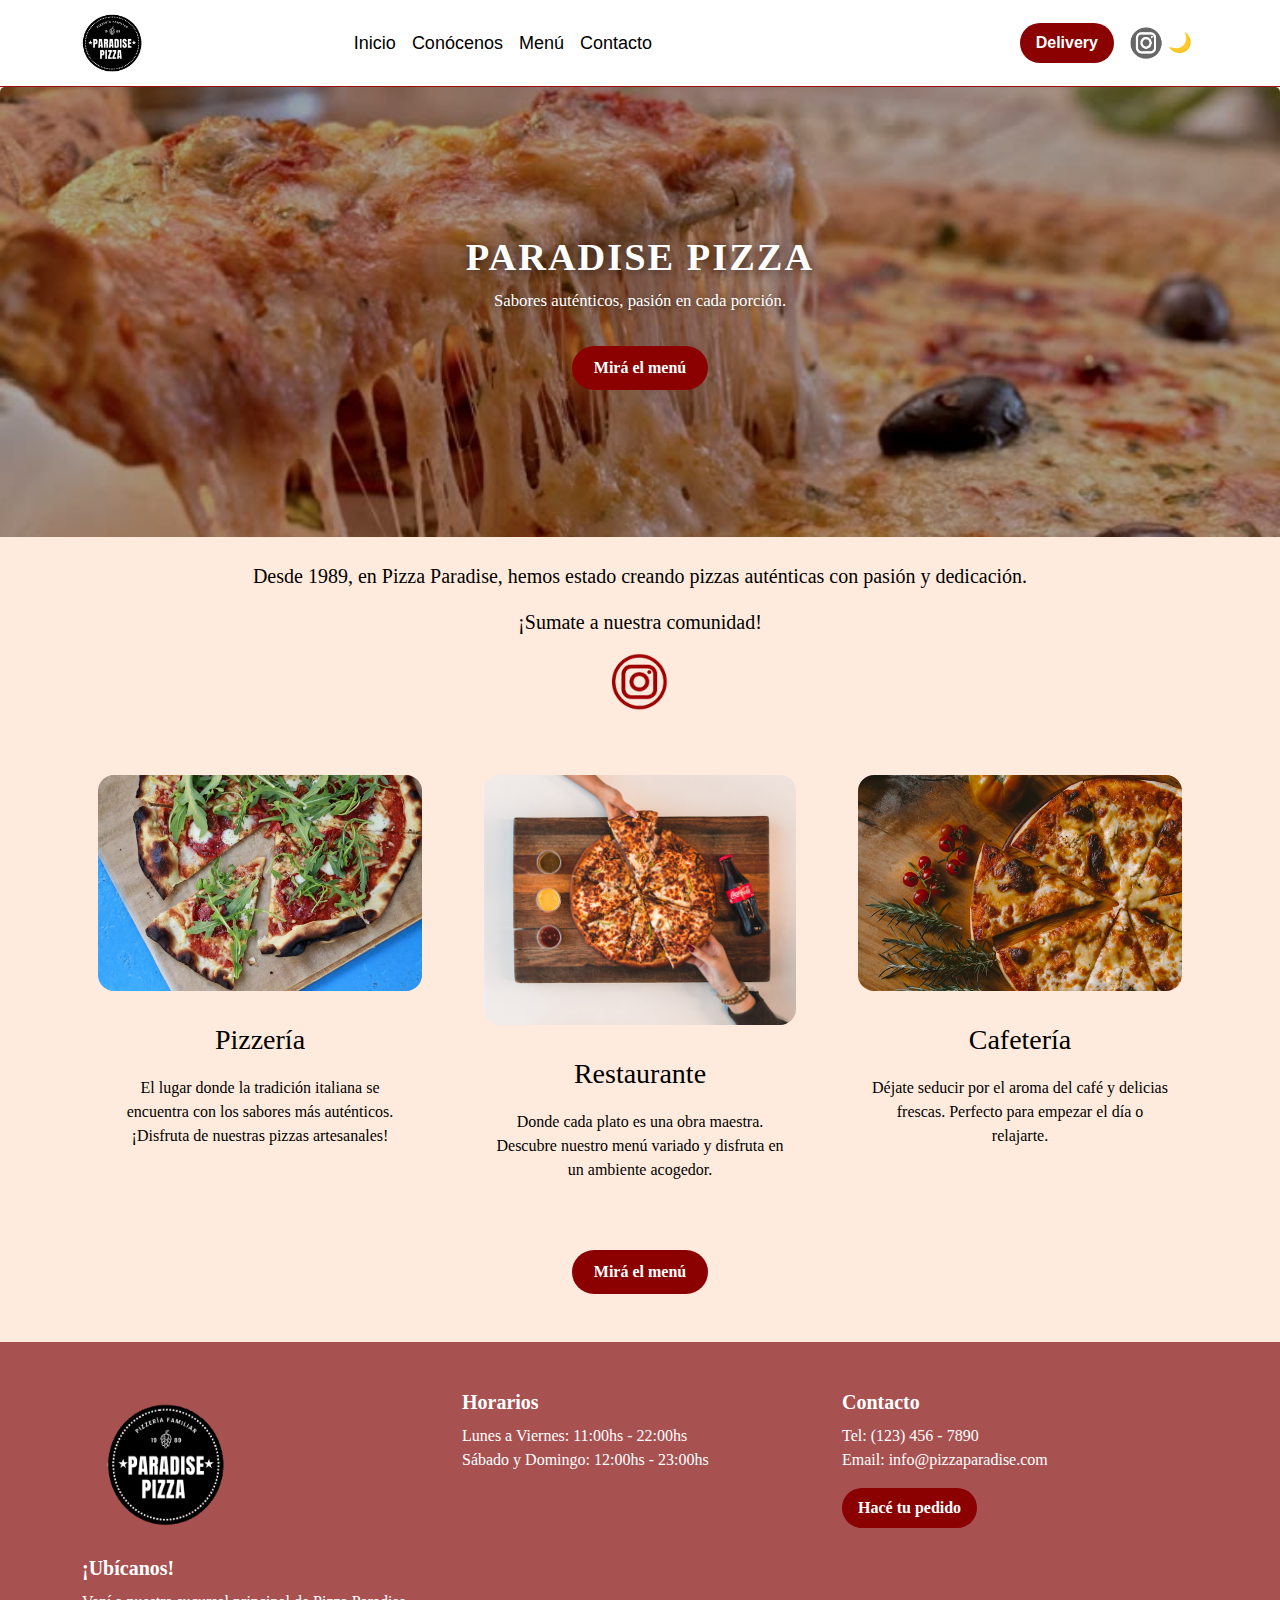
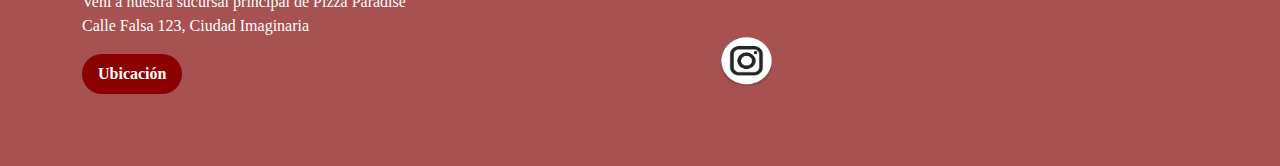
<file: index.html>
<!DOCTYPE html>
<html lang="es">
<head>
  <meta charset="utf-8">
  <meta name="viewport" content="width=device-width, initial-scale=1">
  <title>Trabajo Práctico | Home</title>

  <!-- Google Fonts -->
  <link href="https://fonts.googleapis.com/css2?family=Poppins:wght@400;600;700&display=swap" rel="stylesheet">

  <!-- Bootstrap CSS -->
  <link href="https://cdn.jsdelivr.net/npm/bootstrap@5.3.7/dist/css/bootstrap.min.css" rel="stylesheet">

  <!-- Tu CSS -->
  <link rel="stylesheet" href="./assets/sass/style.css">
</head>
<body>

  <!-- NAV -->
  <nav class="navbar navbar-expand-lg bg-body-tertiary">
    <div class="container">
      <a class="navbar-brand d-flex align-items-center" href="#">
        <img src="./assets/logo/logo.png" alt="Logo Paradise Pizza" width="60" height="60" class="me-2">
        <span class="fw-bold d-none d-lg-inline"></span>
      </a>

      <button class="navbar-toggler" type="button" data-bs-toggle="collapse" data-bs-target="#navbarNav"
              aria-controls="navbarNav" aria-expanded="false" aria-label="Alternar navegación">
        <span class="navbar-toggler-icon"></span>
      </button>

      <div class="collapse navbar-collapse" id="navbarNav">
        <ul class="navbar-nav mx-auto">
          <li class="nav-item"><a class="nav-link active" href="/index.html">Inicio</a></li>
          <li class="nav-item"><a class="nav-link" href="/pages/conocenos.html">Conócenos</a></li>
          <li class="nav-item"><a class="nav-link" href="/pages/menu.html">Menú</a></li>
          <li class="nav-item"><a class="nav-link" href="/pages/contacto.html">Contacto</a></li>
        </ul> 

        <div class="d-flex align-items-center ms-auto">
          <a href="/pages/delivery.html" class="btn btn-delivery me-3">Delivery</a>
          <a href="/pages/delivery.html" class="icon-link" aria-label="Instagram"><img src="./assets/redes/ig-navbar.png" alt="Instagram Paradise Pizza" width="32" height="32"></a>
          <button id="darkModeBtn" class="btn-toggle">🌙</button>
        </div>
      </div>
    </div>
  </nav>

  <main>
    <!-- HERO -->
    <section class="hero">
      <div class="card position-relative border-0">
        <img src="./assets/img/pizzacard.jpg" class="card-img-top" alt="Pizza con queso fundido" loading="lazy">
        <div class="card-img-overlay hero-overlay d-flex flex-column justify-content-center align-items-center text-center">
          <h1 class="hero-title">PARADISE PIZZA</h1>
          <p class="hero-sub">Sabores auténticos, pasión en cada porción.</p>
          <a href="#" class="btn btn-cta mt-3">Mirá el menú</a>
        </div>
      </div>
    </section>

    <!-- INFO -->
    <section class="info text-center py-4">
      <p class="small-lead mb-3">Desde 1989, en Pizza Paradise, hemos estado creando pizzas auténticas con pasión y dedicación.</p>
      <p>¡Sumate a nuestra comunidad!</p>
      <a href="#" aria-label="Comunidad Instagram"><img src="./assets/redes/insta-community.png" alt="Únete a nuestra comunidad en Instagram" width="32" height="32"></a>
    </section>

    <!-- SERVICIOS -->
    <section class="container py-4">
      <div class="row row-cols-1 row-cols-md-3 g-4">
        <div class="col">
          <div class="service-card text-center p-3 h-100">
            <div class="thumb mx-auto mb-3">
              <img src="./assets/img/vita-marija-murenaite-eSeo6IzOV00-unsplash.jpg" alt="Pizzería" loading="lazy">
            </div>
            <h3 class="service-title">Pizzería</h3>
            <p class="service-desc">El lugar donde la tradición italiana se encuentra con los sabores más auténticos. ¡Disfruta de nuestras pizzas artesanales!</p>
          </div>
        </div>

        <div class="col">
          <div class="service-card text-center p-3 h-100">
            <div class="thumb mx-auto mb-3">
              <img src="./assets/img/mahyar-motebassem-pGA4zHvpo5E-unsplash.jpg" alt="Restaurante" loading="lazy">
            </div>
            <h3 class="service-title">Restaurante</h3>
            <p class="service-desc">Donde cada plato es una obra maestra. Descubre nuestro menú variado y disfruta en un ambiente acogedor.</p>
          </div>
        </div>

        <div class="col">
          <div class="service-card text-center p-3 h-100">
            <div class="thumb mx-auto mb-3">
              <img src="./assets/img/ivan-torres-MQUqbmszGGM-unsplash.jpg" alt="Cafetería" loading="lazy">
            </div>
            <h3 class="service-title">Cafetería</h3>
            <p class="service-desc">Déjate seducir por el aroma del café y delicias frescas. Perfecto para empezar el día o relajarte.</p>
          </div>
        </div>
      </div>

      <div class="d-flex justify-content-center my-4">
        <a class="btn btn-cta" href="#">Mirá el menú</a>
      </div>
    </section>
  </main>

  <!-- FOOTER -->
  <footer class="footer">
    <div class="container">
      <div class="row text-center text-md-start align-items-start">
        <div class="col-md-4 mb-4">
          <img src="./assets/logo/logo2.png" alt="Logo Paradise Pizza" width="170" height="150" class="mb-3">
          <h5>¡Ubícanos!</h5>
          <p>Vení a nuestra sucursal principal de Pizza Paradise<br>Calle Falsa 123, Ciudad Imaginaria</p>
          <button type="button" class="btn btn-footer">Ubicación</button>
        </div>

        <div class="col-md-4 mb-4">
          <h5>Horarios</h5>
          <p>Lunes a Viernes: 11:00hs - 22:00hs<br>Sábado y Domingo: 12:00hs - 23:00hs</p>
        </div>

        <div class="col-md-4 mb-4">
          <h5>Contacto</h5>
          <p>Tel: (123) 456 - 7890<br>Email: info@pizzaparadise.com</p>
          <button type="button" class="btn btn-footer">Hacé tu pedido</button>
        </div>
      </div>
    </div>
    <a href="https://www.instagram.com" target="_blank" class="social-btn">
      <img src="./assets/redes/ig-footer.png" alt="Instagram">
    </a>

  </footer>

  <!-- Bootstrap JS (al final) -->
  <script src="https://cdn.jsdelivr.net/npm/bootstrap@5.3.7/dist/js/bootstrap.bundle.min.js"></script>
  <!--Modo oscuro-->
  <script>
  const btn = document.getElementById('darkModeBtn');
  const body = document.body;
  if (localStorage.getItem('theme') === 'dark') {
    body.classList.add('dark-mode');
  }

  btn.onclick = function() {
    body.classList.toggle('dark-mode');
    if (body.classList.contains('dark-mode')) {
      localStorage.setItem('theme', 'dark');
    } else {
      localStorage.setItem('theme', 'light');
    }
  }
</script>

</body>
</html>
</file>
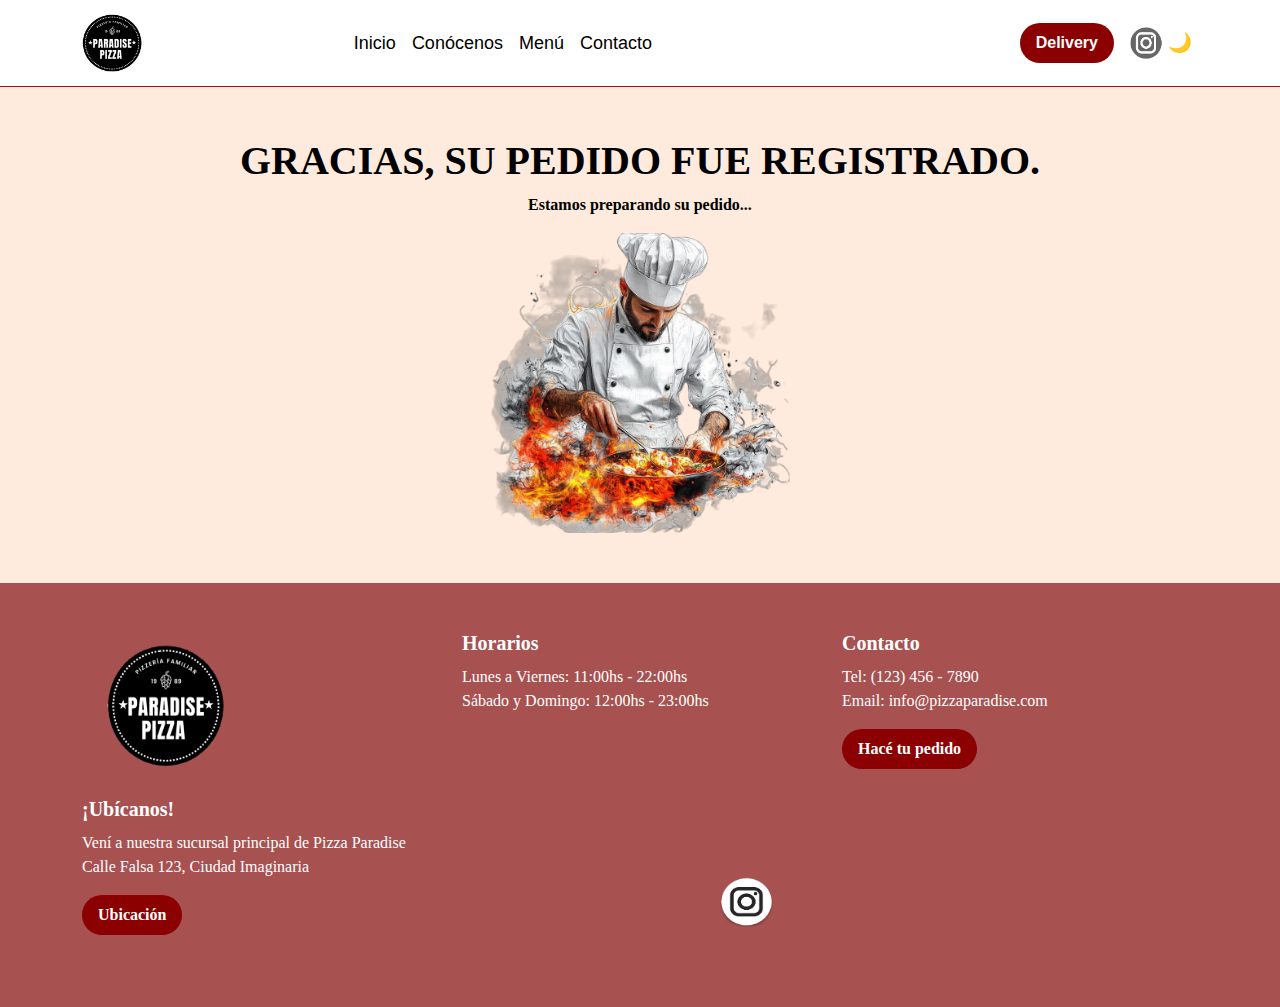
<file: gracias.html>
<!DOCTYPE html>
<html lang="es">
<head>
  <meta charset="utf-8">
  <meta name="viewport" content="width=device-width, initial-scale=1">
  <title>Trabajo Práctico | Home</title>

  <!-- Google Fonts -->
  <link href="https://fonts.googleapis.com/css2?family=Poppins:wght@400;600;700&display=swap" rel="stylesheet">

  <!-- Bootstrap CSS -->
  <link href="https://cdn.jsdelivr.net/npm/bootstrap@5.3.7/dist/css/bootstrap.min.css" rel="stylesheet">

  <!-- Tu CSS -->
  <link rel="stylesheet" href="./assets/sass/style.css">
</head>
<body>

  <!-- NAV -->
  <nav class="navbar navbar-expand-lg bg-body-tertiary">
    <div class="container">
      <a class="navbar-brand d-flex align-items-center" href="#">
        <img src="./assets/logo/logo.png" alt="Logo Paradise Pizza" width="60" height="60" class="me-2">
        <span class="fw-bold d-none d-lg-inline"></span>
      </a>

      <button class="navbar-toggler" type="button" data-bs-toggle="collapse" data-bs-target="#navbarNav"
              aria-controls="navbarNav" aria-expanded="false" aria-label="Alternar navegación">
        <span class="navbar-toggler-icon"></span>
      </button>

      <div class="collapse navbar-collapse" id="navbarNav">
        <ul class="navbar-nav mx-auto">
          <li class="nav-item"><a class="nav-link active" href="/index.html">Inicio</a></li>
          <li class="nav-item"><a class="nav-link" href="/pages/conocenos.html">Conócenos</a></li>
          <li class="nav-item"><a class="nav-link" href="/pages/menu.html">Menú</a></li>
          <li class="nav-item"><a class="nav-link" href="/pages/contacto.html">Contacto</a></li>
        </ul> 

        <div class="d-flex align-items-center ms-auto">
          <a href="/pages/delivery.html" class="btn btn-delivery me-3">Delivery</a>
          <a href="/pages/delivery.html" class="icon-link" aria-label="Instagram"><img src="./assets/redes/ig-navbar.png" alt="Instagram Paradise Pizza" width="32" height="32"></a>
          <button id="darkModeBtn" class="btn-toggle">🌙</button>
        </div>
      </div>
    </div>
  </nav>

  <main>

    <h1 class="text-center" style="padding-top: 50px; font-weight: bold;">GRACIAS, SU PEDIDO FUE REGISTRADO.</h1>

    <p class="text-center" style="font-weight: bolder;">Estamos preparando su pedido...</p>



    <div style="text-align: center;">
    <img src="./assets/img/cook1.PNG" alt="" width="300">
    </div>











  </main>

<!-- FOOTER -->
  <footer class="footer" style="margin-top: 50px;">
    <div class="container">
      <div class="row text-center text-md-start align-items-start">
        <div class="col-md-4 mb-4">
          <img src="./assets/logo/logo2.png" alt="Logo Paradise Pizza" width="170" height="150" class="mb-3">
          <h5>¡Ubícanos!</h5>
          <p>Vení a nuestra sucursal principal de Pizza Paradise<br>Calle Falsa 123, Ciudad Imaginaria</p>
          <button type="button" class="btn btn-footer">Ubicación</button>
        </div>

        <div class="col-md-4 mb-4">
          <h5>Horarios</h5>
          <p>Lunes a Viernes: 11:00hs - 22:00hs<br>Sábado y Domingo: 12:00hs - 23:00hs</p>
        </div>

        <div class="col-md-4 mb-4">
          <h5>Contacto</h5>
          <p>Tel: (123) 456 - 7890<br>Email: info@pizzaparadise.com</p>
          <button type="button" class="btn btn-footer">Hacé tu pedido</button>
        </div>
      </div>
    </div>
    <a href="https://www.instagram.com" target="_blank" class="social-btn">
      <img src="./assets/redes/ig-footer.png" alt="Instagram">
    </a>

  </footer>

  <!-- Bootstrap JS (al final) -->
  <script src="https://cdn.jsdelivr.net/npm/bootstrap@5.3.7/dist/js/bootstrap.bundle.min.js"></script>
  <!--Modo oscuro-->
  <script>
  const btn = document.getElementById('darkModeBtn');
  const body = document.body;
  if (localStorage.getItem('theme') === 'dark') {
    body.classList.add('dark-mode');
  }

  btn.onclick = function() {
    body.classList.toggle('dark-mode');
    if (body.classList.contains('dark-mode')) {
      localStorage.setItem('theme', 'dark');
    } else {
      localStorage.setItem('theme', 'light');
    }
  }
</script>

</body>
</html>
</file>
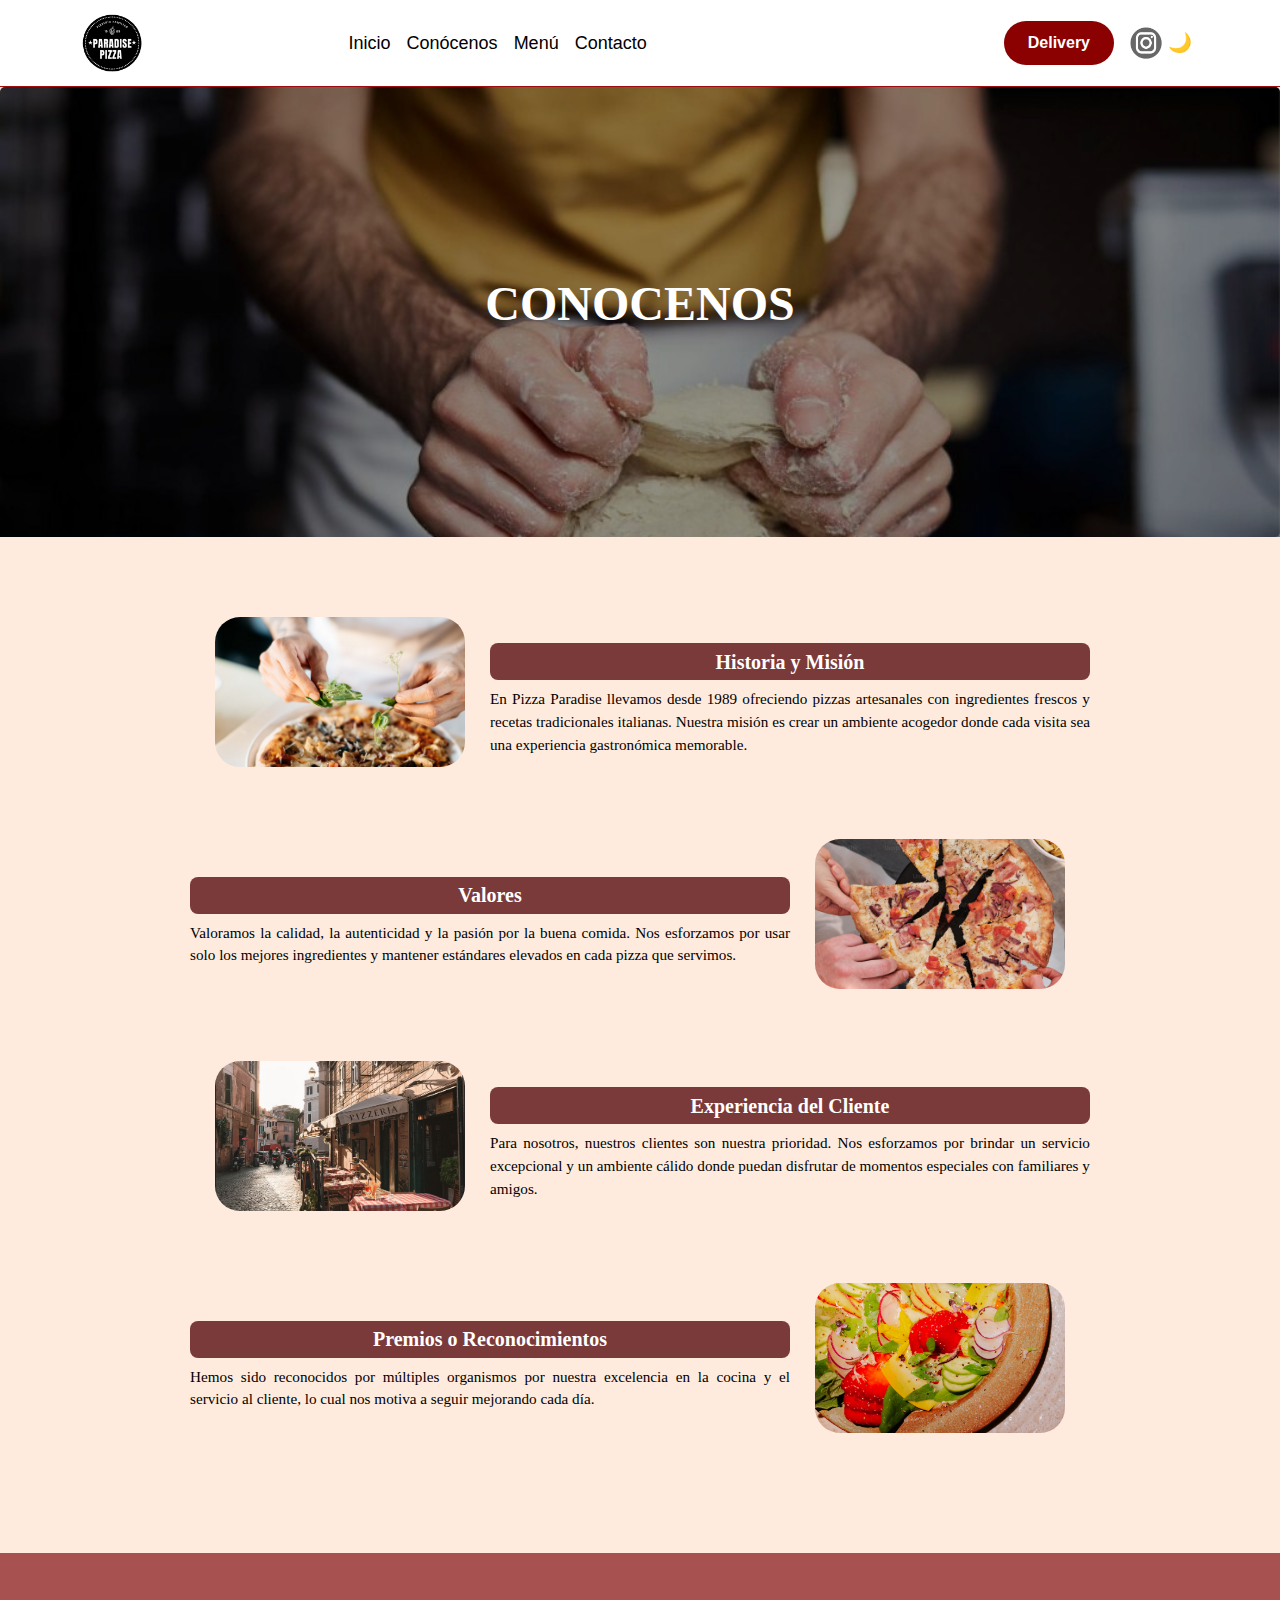
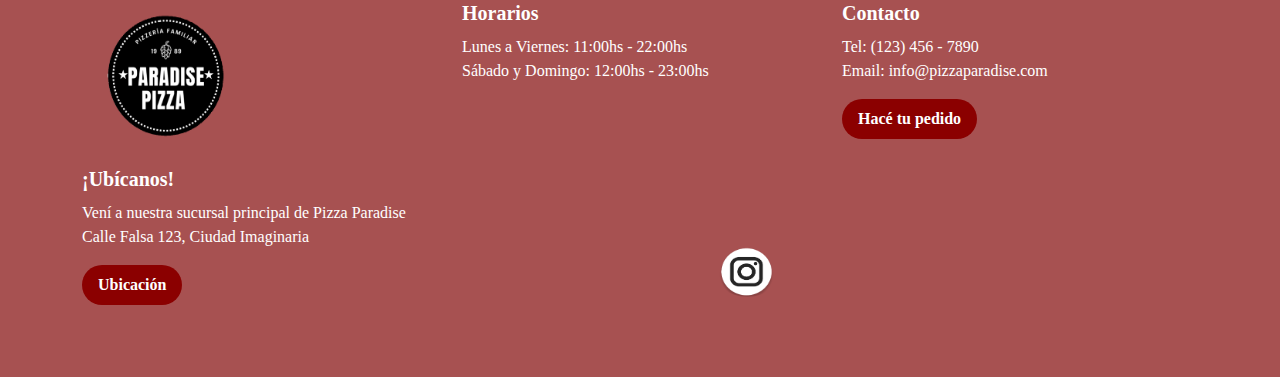
<file: pages/conocenos.html>
<!DOCTYPE html>
<html lang="es">
<head>
  <meta charset="utf-8">
  <meta name="viewport" content="width=device-width, initial-scale=1">
  <title>Trabajo Práctico | Conocenos</title>

  <!-- Google Fonts -->
  <link href="https://fonts.googleapis.com/css2?family=Poppins:wght@400;600;700&display=swap" rel="stylesheet">

  <!-- Bootstrap CSS -->
  <link href="https://cdn.jsdelivr.net/npm/bootstrap@5.3.7/dist/css/bootstrap.min.css" rel="stylesheet">

  <!-- Tu CSS -->
  <link rel="stylesheet" href="/assets/sass/styleConoc.css">
</head>
<body>

  <!-- NAV -->
  <nav class="navbar navbar-expand-lg bg-body-tertiary">
    <div class="container">
      <a class="navbar-brand d-flex align-items-center" href="#">
        <img src="/assets/logo/logo.png" alt="Logo Paradise Pizza" width="60" height="60" class="me-2">
        <span class="fw-bold d-none d-lg-inline"></span>
      </a>

      <button class="navbar-toggler" type="button" data-bs-toggle="collapse" data-bs-target="#navbarNav"
              aria-controls="navbarNav" aria-expanded="false" aria-label="Alternar navegación">
        <span class="navbar-toggler-icon"></span>
      </button>

      <div class="collapse navbar-collapse" id="navbarNav">
        <ul class="navbar-nav mx-auto">
          <li class="nav-item"><a class="nav-link" href="/index.html">Inicio</a></li>
          <li class="nav-item"><a class="nav-link active" href="/pages/conocenos.html">Conócenos</a></li>
          <li class="nav-item"><a class="nav-link" href="/pages/menu.html">Menú</a></li>
          <li class="nav-item"><a class="nav-link" href="/pages/contacto.html">Contacto</a></li>
        </ul>
        <div class="d-flex align-items-center ms-auto">
          <a href="/pages/delivery.html" class="btn btn-delivery me-3">Delivery</a>
          <a href="/pages/delivery.html" class="icon-link" aria-label="Instagram"><img src="/assets/redes/ig-navbar.png" alt="Instagram Paradise Pizza" width="32" height="32"></a>
           <button id="darkModeBtn" class="btn-toggle">🌙</button>

        </div>
      </div>
    </div>
  </nav>

<main>
    <!-- HERO -->
    <section class="hero">
      <div class="card position-relative border-0">
        <img src="/assets/img/masa.jpg" class="card-img-top" alt="llamada" loading="lazy">
        <div class="card-img-overlay hero-overlay d-flex flex-column justify-content-center align-items-center text-center">
          <h1 class="hero-title">CONOCENOS</h1>
        </div>
      </div>
    </section>
</main>
<!-- CARDS -->
<section class="cards">
  <div class="card mb-4">
    <div class="row g-0 align-items-center">
      <div class="col-md-4 d-flex justify-content-center">
        <img src="/assets/img/conocenos-1.png" class="img-fluid card-img" alt="Historia y Misión">
      </div>
      <div class="col-md-8">
        <h5 class="card-title-overlay">Historia y Misión</h5>
        <p class="card-text">En Pizza Paradise llevamos desde 1989 ofreciendo pizzas artesanales con ingredientes frescos y recetas tradicionales italianas. Nuestra misión es crear un ambiente acogedor donde cada visita sea una experiencia gastronómica memorable.</p>
      </div>
    </div>
  </div>

  <div class="card mb-4">
    <div class="row g-0 align-items-center flex-md-row-reverse">
      <div class="col-md-4 d-flex justify-content-center">
        <img src="/assets/img/conocenos-2.png" class="img-fluid card-img" alt="Valores">
      </div>
      <div class="col-md-8">
        <h5 class="card-title-overlay">Valores</h5>
        <p class="card-text">Valoramos la calidad, la autenticidad y la pasión por la buena comida. Nos esforzamos por usar solo los mejores ingredientes y mantener estándares elevados en cada pizza que servimos.</p>
      </div>
    </div>
  </div>

  <div class="card mb-4">
    <div class="row g-0 align-items-center">
      <div class="col-md-4 d-flex justify-content-center">
        <img src="/assets/img/conocenos-3.png" class="img-fluid card-img" alt="Experiencia del Cliente">
      </div>
      <div class="col-md-8">
        <h5 class="card-title-overlay">Experiencia del Cliente</h5>
        <p class="card-text">Para nosotros, nuestros clientes son nuestra prioridad. Nos esforzamos por brindar un servicio excepcional y un ambiente cálido donde puedan disfrutar de momentos especiales con familiares y amigos.</p>
      </div>
    </div>
  </div>

  <div class="card mb-4">
    <div class="row g-0 align-items-center flex-md-row-reverse">
      <div class="col-md-4 d-flex justify-content-center">
        <img src="/assets/img/conocenos-4.png" class="img-fluid card-img" alt="Premios o Reconocimientos">
      </div>
      <div class="col-md-8">
        <h5 class="card-title-overlay">Premios o Reconocimientos</h5>
        <p class="card-text">Hemos sido reconocidos por múltiples organismos por nuestra excelencia en la cocina y el servicio al cliente, lo cual nos motiva a seguir mejorando cada día.</p>
      </div>
    </div>
  </div>
</section>


<!-- FOOTER -->
<footer class="footer">
  <div class="container">
    <div class="row text-center text-md-start align-items-start">

      <div class="col-md-4 mb-4">
        <img src="/assets/logo/logo2.png" alt="Logo Paradise Pizza" width="170" height="150" class="mb-3">
        <h5>¡Ubícanos!</h5>
        <p>Vení a nuestra sucursal principal de Pizza Paradise<br>Calle Falsa 123, Ciudad Imaginaria</p>
        <button type="button" class="btn btn-footer">Ubicación</button>
      </div>

      <div class="col-md-4 mb-4">
        <h5>Horarios</h5>
        <p>Lunes a Viernes: 11:00hs - 22:00hs<br>Sábado y Domingo: 12:00hs - 23:00hs</p>
      </div>

      <div class="col-md-4 mb-4 d-flex flex-column align-items-start">
        <h5>Contacto</h5>
        <p>Tel: (123) 456 - 7890<br>Email: info@pizzaparadise.com</p>
        <button type="button" class="btn btn-footer mb-2">Hacé tu pedido</button>
        <a href="https://www.instagram.com" target="_blank" class="social-btn mt-2">
          <img src="/assets/redes/ig-footer.png" alt="Instagram">
        </a>
      </div>

    </div>
  </div>
</footer>
  <!-- Bootstrap JS -->
  <script src="https://cdn.jsdelivr.net/npm/bootstrap@5.3.7/dist/js/bootstrap.bundle.min.js"></script>
  <!--MODO OSCURO-->
  <script>
  const btn = document.getElementById('darkModeBtn');
  const body = document.body;
  if (localStorage.getItem('theme') === 'dark') {
    body.classList.add('dark-mode');
  }
  btn.onclick = function() {
    body.classList.toggle('dark-mode');
    if (body.classList.contains('dark-mode')) {
      localStorage.setItem('theme', 'dark');
    } else {
      localStorage.setItem('theme', 'light');
    }
  }
</script>
</body>
</html>
</file>
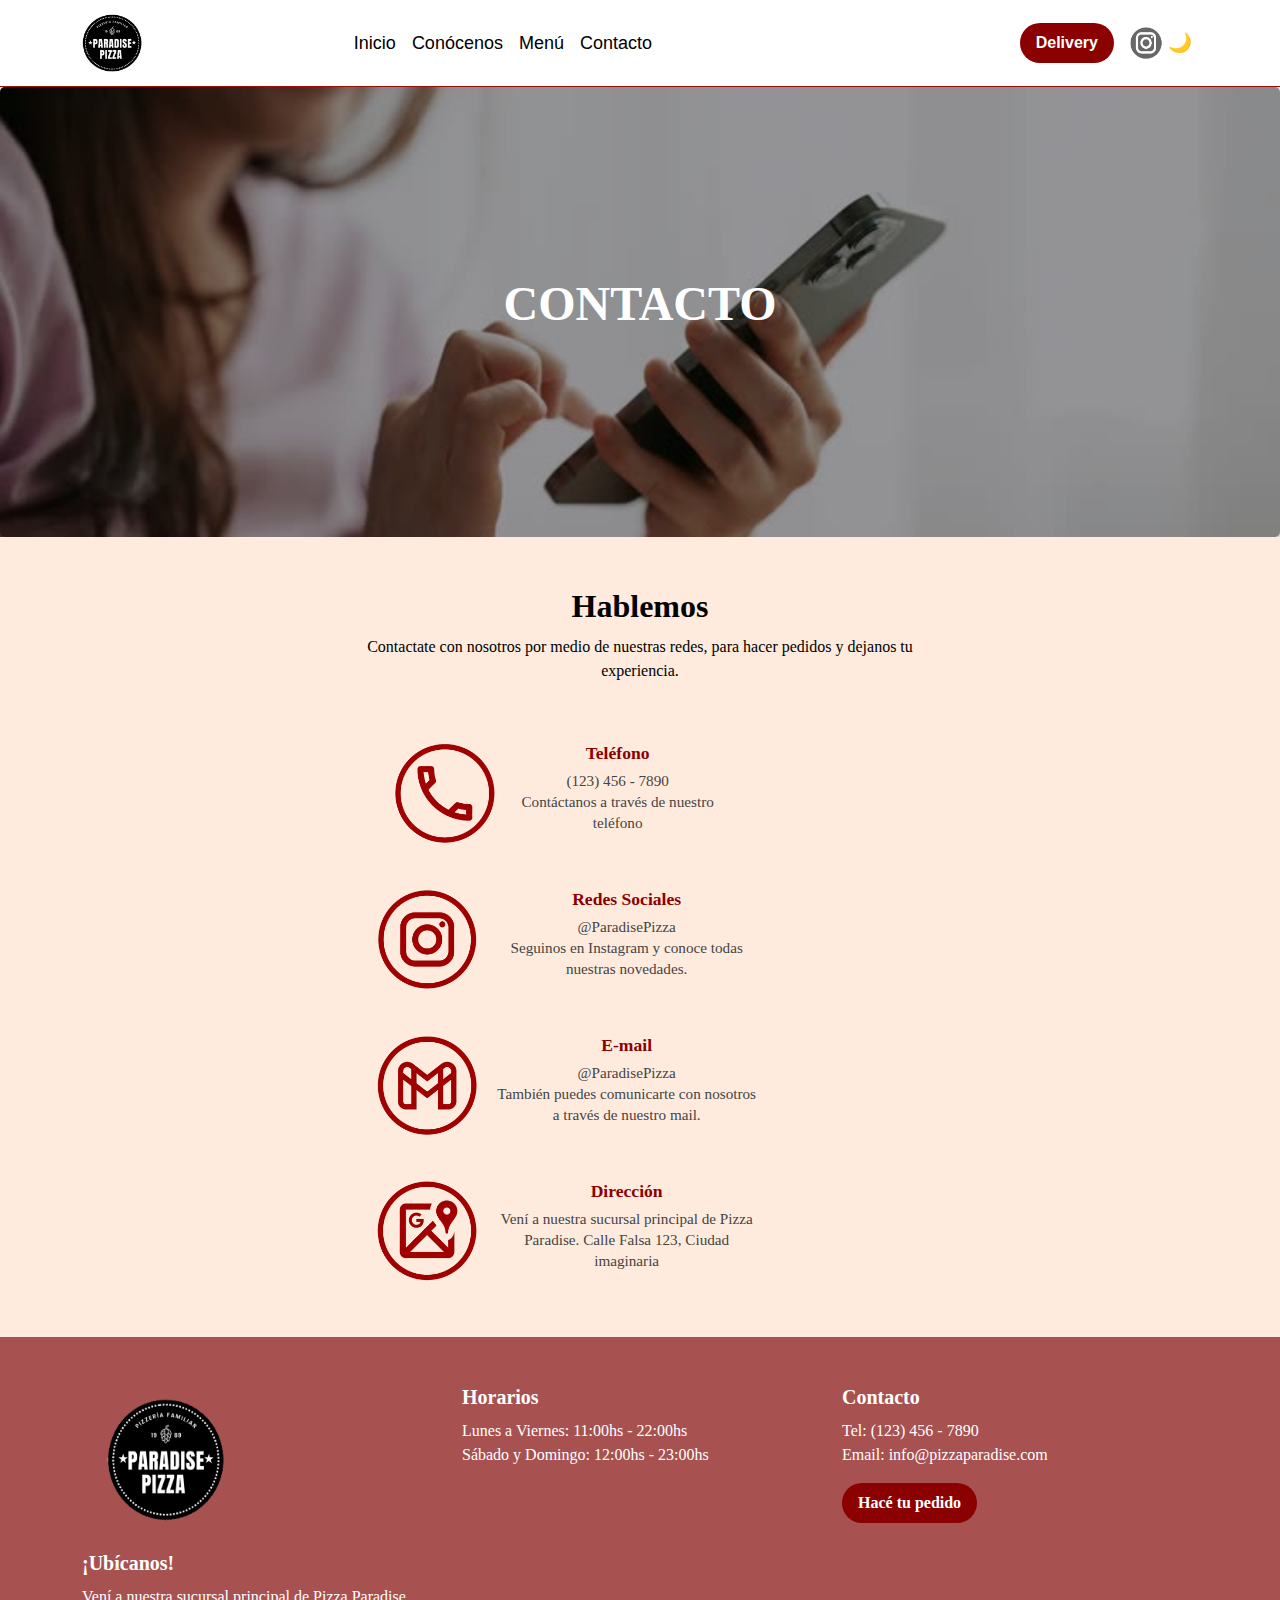
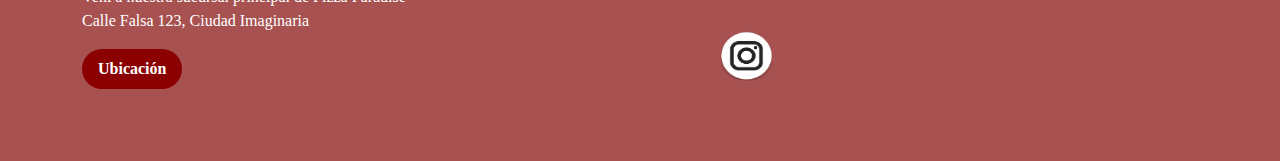
<file: pages/contacto.html>
<!DOCTYPE html>
<html lang="es">
<head>
  <meta charset="utf-8">
  <meta name="viewport" content="width=device-width, initial-scale=1">
  <title>Trabajo Práctico | Contacto</title>

  <!-- Google Fonts -->
  <link href="https://fonts.googleapis.com/css2?family=Poppins:wght@400;600;700&display=swap" rel="stylesheet">

  <!-- Bootstrap CSS -->
  <link href="https://cdn.jsdelivr.net/npm/bootstrap@5.3.7/dist/css/bootstrap.min.css" rel="stylesheet">

  <!-- Tu CSS -->
  <link rel="stylesheet" href="/assets/sass/styleContac.css">
</head>
<body>

  <!-- NAV -->
  <nav class="navbar navbar-expand-lg bg-body-tertiary">
    <div class="container">
      <a class="navbar-brand d-flex align-items-center" href="#">
        <img src="/assets/logo/logo.png" alt="Logo Paradise Pizza" width="60" height="60" class="me-2">
        <span class="fw-bold d-none d-lg-inline"></span>
      </a>

      <button class="navbar-toggler" type="button" data-bs-toggle="collapse" data-bs-target="#navbarNav"
              aria-controls="navbarNav" aria-expanded="false" aria-label="Alternar navegación">
        <span class="navbar-toggler-icon"></span>
      </button>

      <div class="collapse navbar-collapse" id="navbarNav">
        <ul class="navbar-nav mx-auto">
          <li class="nav-item"><a class="nav-link" href="/index.html">Inicio</a></li>
          <li class="nav-item"><a class="nav-link" href="/pages/conocenos.html">Conócenos</a></li>
          <li class="nav-item"><a class="nav-link" href="/pages/menu.html">Menú</a></li>
          <li class="nav-item"><a class="nav-link active" href="/pages/contacto.html">Contacto</a></li>
        </ul>

        <div class="d-flex align-items-center ms-auto">
          <a href="/pages/delivery.html" class="btn btn-delivery me-3">Delivery</a>
          <a href="/pages/delivery.html" class="icon-link" aria-label="Instagram"><img src="/assets/redes/ig-navbar.png" alt="Instagram Paradise Pizza" width="32" height="32"></a>
          <button id="darkModeBtn" class="btn-toggle">🌙</button>
        </div>
      </div>
    </div>
  </nav>

  <main>
    <!-- HERO -->
    <section class="hero">
      <div class="card position-relative border-0">
        <img src="/assets/img/llamada.jpg" class="card-img-top" alt="llamada" loading="lazy">
        <div class="card-img-overlay hero-overlay d-flex flex-column justify-content-center align-items-center text-center">
          <h1 class="hero-title">CONTACTO</h1>
        </div>
      </div>
    </section>
  </main>

    <section class="hablemos">
        <h2>Hablemos</h2>
        <p>Contactate con nosotros por medio de nuestras redes, para hacer pedidos y dejanos tu experiencia.</p>
    </section>

<!--CARDS-->
<div class="cards">
  <div class="card mb-3 text-center" style="max-width: 400px;">
    <div class="row g-0">
      <div class="col-md-4">
          <img src="/assets/redes/telefono.png" class="contact-icon mx-auto d-block" alt="Teléfono">
      </div>
      <div class="col-md-8">
        <div class="card-tel">
          <h5>Teléfono</h5>
          <p class="card-text">(123) 456 - 7890</p>
          <p class="card-text">Contáctanos a través de nuestro teléfono</p>
        </div>
      </div>
    </div>
  </div>

  <div class="card mb-3 text-center" style="max-width: 400px;">
    <div class="row g-0">
      <div class="col-md-4">
        <img src="/assets/redes/ig-cont.png" class="contact-icon mx-auto d-block" alt="Instagram">
      </div>
      <div class="col-md-8">
        <div class="card-insta">
          <h5>Redes Sociales</h5>
          <p class="card-text">@ParadisePizza</p>
          <p class="card-text">Seguinos en Instagram y conoce todas nuestras novedades.</p>
        </div>
      </div>
    </div>
  </div>

  <div class="card mb-3 text-center" style="max-width: 400px;">
    <div class="row g-0">
      <div class="col-md-4">
        <img src="/assets/redes/mail.png" class="contact-icon mx-auto d-block" alt="E-mail">
      </div>
      <div class="col-md-8">
        <div class="card-mail">
          <h5>E-mail</h5>
          <p class="card-text">@ParadisePizza</p>
          <p class="card-text">También puedes comunicarte con nosotros a través de nuestro mail.</p>
        </div>
      </div>
    </div>
  </div>

  <div class="card mb-3 text-center" style="max-width: 400px;">
    <div class="row g-0">
      <div class="col-md-4">
        <img src="/assets/redes/maps.png" class="contact-icon mx-auto d-block " alt="Dirección">
      </div>
      <div class="col-md-8">
        <div class="card-direc">
          <h5>Dirección</h5>
          <p class="card-text">Vení a nuestra sucursal principal de Pizza Paradise. Calle Falsa 123, Ciudad imaginaria</p>
        </div>
      </div>
    </div>
  </div>
</div>

  <!-- FOOTER -->
  <footer class="footer">
    <div class="container">
      <div class="row text-center text-md-start align-items-start">
        <div class="col-md-4 mb-4">
          <img src="/assets/logo/logo2.png" alt="Logo Paradise Pizza" width="170" height="150" class="mb-3">
          <h5>¡Ubícanos!</h5>
          <p>Vení a nuestra sucursal principal de Pizza Paradise<br>Calle Falsa 123, Ciudad Imaginaria</p>
          <button type="button" class="btn btn-footer">Ubicación</button>
        </div>

        <div class="col-md-4 mb-4">
          <h5>Horarios</h5>
          <p>Lunes a Viernes: 11:00hs - 22:00hs<br>Sábado y Domingo: 12:00hs - 23:00hs</p>
        </div>

        <div class="col-md-4 mb-4">
          <h5>Contacto</h5>
          <p>Tel: (123) 456 - 7890<br>Email: info@pizzaparadise.com</p>
          <button type="button" class="btn btn-footer">Hacé tu pedido</button>
        </div>
      </div>
    </div>
    <a href="https://www.instagram.com" target="_blank" class="social-btn">
      <img src="/assets/redes/ig-footer.png" alt="Instagram">
    </a>

  </footer>

  <!-- Bootstrap JS -->
  <script src="https://cdn.jsdelivr.net/npm/bootstrap@5.3.7/dist/js/bootstrap.bundle.min.js"></script>
  <!--MODO OSCURO-->
  <script>
  const btn = document.getElementById('darkModeBtn');
  const body = document.body;
  if (localStorage.getItem('theme') === 'dark') {
    body.classList.add('dark-mode');
  }
  btn.onclick = function() {
    body.classList.toggle('dark-mode');
    if (body.classList.contains('dark-mode')) {
      localStorage.setItem('theme', 'dark');
    } else {
      localStorage.setItem('theme', 'light');
    }
  }
</script>

</body>
</html>
</file>
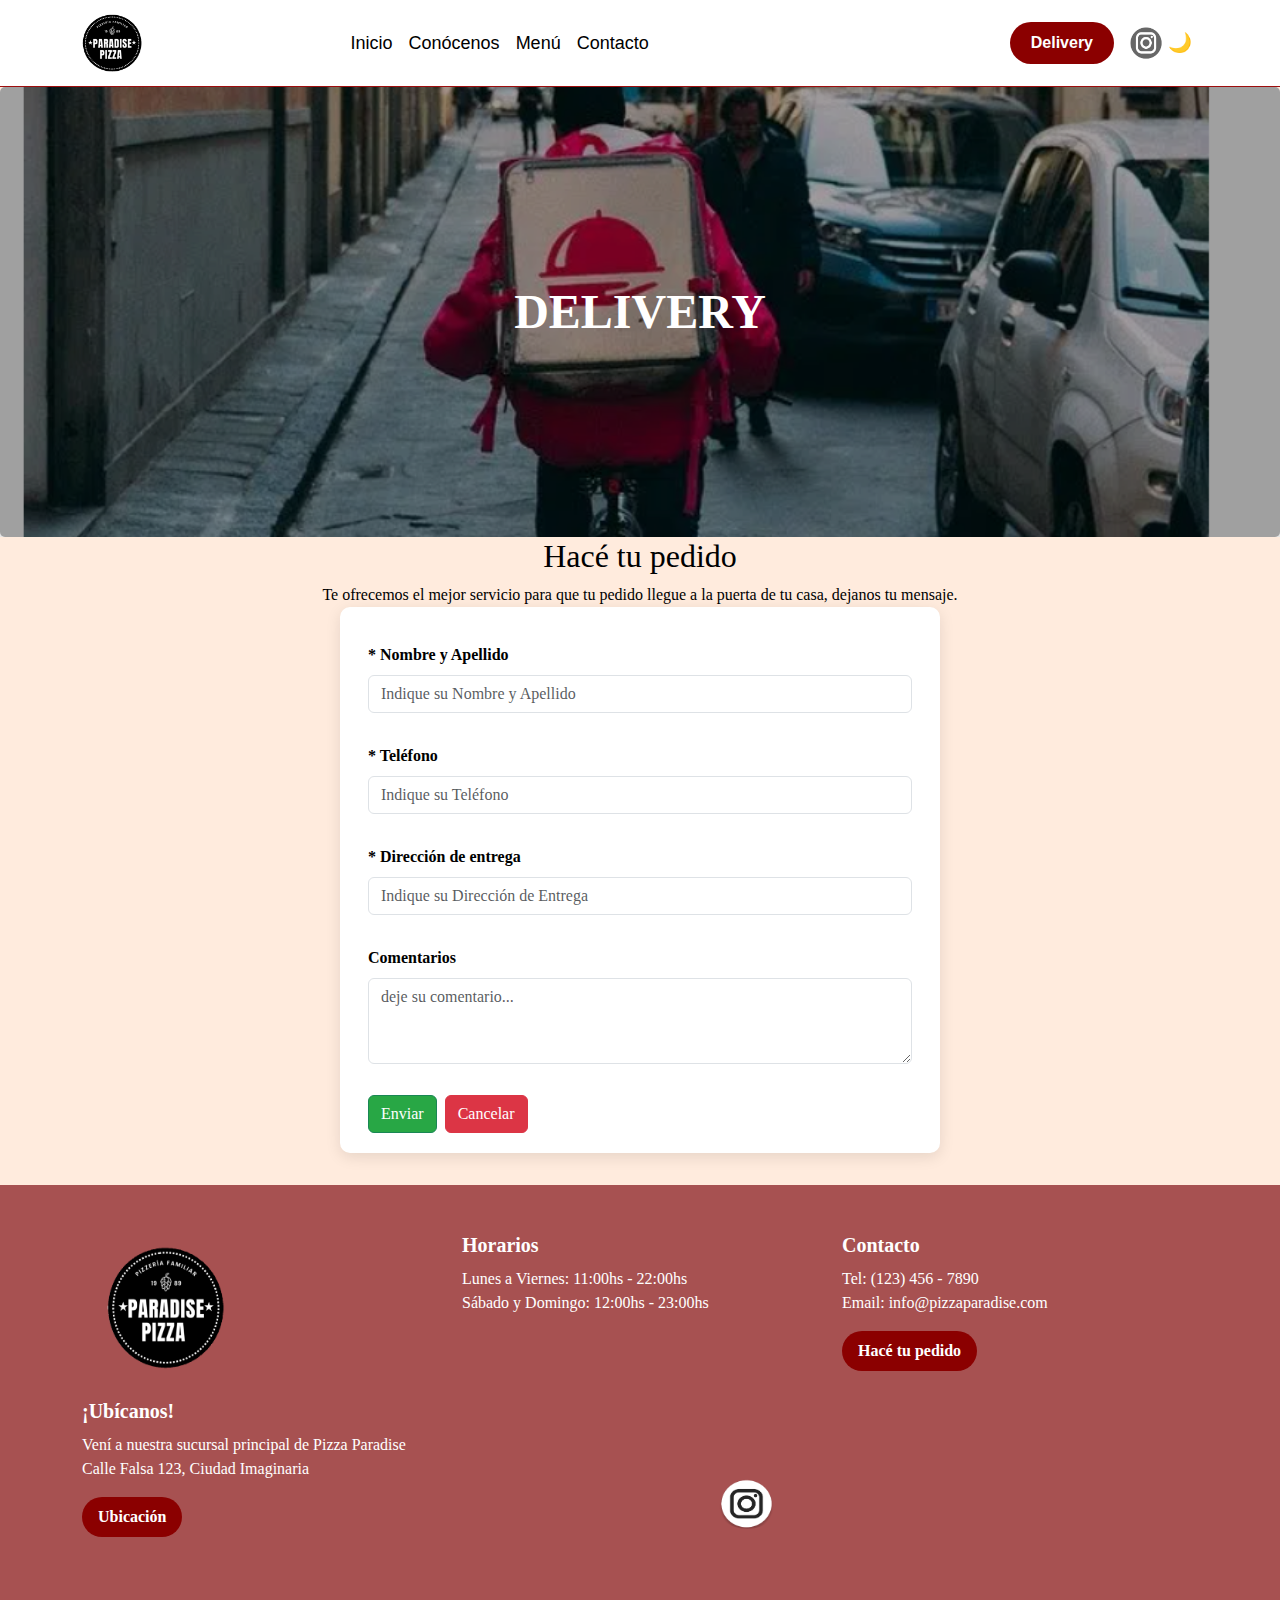
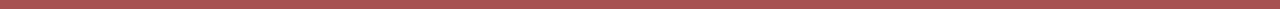
<file: pages/delivery.html>
<!DOCTYPE html>
<html lang="es">
<head>
  <meta charset="utf-8">
  <meta name="viewport" content="width=device-width, initial-scale=1">
  <title>Trabajo Práctico | Delivery</title>

  <!-- Google Fonts -->
  <link href="https://fonts.googleapis.com/css2?family=Poppins:wght@400;600;700&display=swap" rel="stylesheet">

  <!-- Bootstrap CSS -->
  <link href="https://cdn.jsdelivr.net/npm/bootstrap@5.3.7/dist/css/bootstrap.min.css" rel="stylesheet">

  <!-- Tu CSS -->
  <link rel="stylesheet" href="/assets/sass/styleDelivery.css">
</head>
<body>

  <!-- NAV -->
  <nav class="navbar navbar-expand-lg bg-body-tertiary">
    <div class="container">
      <a class="navbar-brand d-flex align-items-center" href="#">
        <img src="/assets/logo/logo.png" alt="Logo Paradise Pizza" width="60" height="60" class="me-2">
        <span class="fw-bold d-none d-lg-inline"></span>
      </a>

      <button class="navbar-toggler" type="button" data-bs-toggle="collapse" data-bs-target="#navbarNav"
              aria-controls="navbarNav" aria-expanded="false" aria-label="Alternar navegación">
        <span class="navbar-toggler-icon"></span>
      </button>

      <div class="collapse navbar-collapse" id="navbarNav">
        <ul class="navbar-nav mx-auto">
          <li class="nav-item"><a class="nav-link" href="/index.html">Inicio</a></li>
          <li class="nav-item"><a class="nav-link" href="/pages/conocenos.html">Conócenos</a></li>
          <li class="nav-item"><a class="nav-link" href="/pages/menu.html">Menú</a></li>
          <li class="nav-item"><a class="nav-link" href="/pages/contacto.html">Contacto</a></li>
        </ul>

        <div class="d-flex align-items-center ms-auto">
          <a href="/pages/delivery.html" class="btn btn-delivery me-3">Delivery</a>
          <a href="/pages/delivery.html" class="icon-link" aria-label="Instagram"><img src="/assets/redes/ig-navbar.png" alt="Instagram Paradise Pizza" width="32" height="32"></a>
          <button id="darkModeBtn" class="btn-toggle">🌙</button>
        </div>
      </div>
    </div>
  </nav>

  <main>
    <!-- HERO -->
    <section class="hero">
      <div class="card position-relative border-0">
        <img src="/assets/img/Captura de pantalla 2025-09-14 200429.png" class="card-img-top" alt="Pizza con queso fundido" loading="lazy">
        <div class="card-img-overlay hero-overlay d-flex flex-column justify-content-center align-items-center text-center">
          <h1 class="hero-title">DELIVERY</h1>
        </div>
      </div>
    </section>
  </main>

<section class="pedido">
    <h2>Hacé tu pedido</h2>
    <p>Te ofrecemos el mejor servicio para que tu pedido llegue a la puerta de tu casa, dejanos tu mensaje.</p>

<!--FORM-->
<form class="row g-3" name="delivery" method="post" netlify> 
  <div class="col-12">
    <label for="inputnomApe" class="form-label">* Nombre y Apellido</label>
    <input type="text" class="form-control" name="nombyape" id="inputnomApe" placeholder="Indique su Nombre y Apellido">
  </div>

  <div class="col-12">
    <label for="inputTel" class="form-label">* Teléfono</label>
    <input type="tel" class="form-control" name="tel" id="inputTel" placeholder="Indique su Teléfono">
  </div>

  <div class="col-12">
    <label for="inputEntrega" class="form-label">* Dirección de entrega</label>
    <input type="text" class="form-control" name="direccion" id="inputEntrega" placeholder="Indique su Dirección de Entrega">
  </div>

  <div class="col-12">
    <label for="comentario" class="form-label">Comentarios</label>
    <textarea class="form-control" name="comentario" id="comentario" rows="3" placeholder="deje su comentario..."></textarea>
  </div>

  <div class="col-12 d-flex gap-2">
    <button type="submit" class="btn btn-success">Enviar</button>
    <button type="reset" class="btn btn-danger">Cancelar</button>
  </div>
</form>
</section>


    <!-- FOOTER -->
  <footer class="footer">
    <div class="container">
      <div class="row text-center text-md-start align-items-start">
        <div class="col-md-4 mb-4">
          <img src="/assets/logo/logo2.png" alt="Logo Paradise Pizza" width="170" height="150" class="mb-3">
          <h5>¡Ubícanos!</h5>
          <p>Vení a nuestra sucursal principal de Pizza Paradise<br>Calle Falsa 123, Ciudad Imaginaria</p>
          <button type="button" class="btn btn-footer">Ubicación</button>
        </div>

        <div class="col-md-4 mb-4">
          <h5>Horarios</h5>
          <p>Lunes a Viernes: 11:00hs - 22:00hs<br>Sábado y Domingo: 12:00hs - 23:00hs</p>
        </div>

        <div class="col-md-4 mb-4">
          <h5>Contacto</h5>
          <p>Tel: (123) 456 - 7890<br>Email: info@pizzaparadise.com</p>
          <button type="button" class="btn btn-footer">Hacé tu pedido</button>
        </div>
      </div>
    </div>
    <a href="https://www.instagram.com" target="_blank" class="social-btn">
      <img src="/assets/redes/ig-footer.png" alt="Instagram">
    </a>
  </footer>

  <!-- Bootstrap JS-->
  <script src="https://cdn.jsdelivr.net/npm/bootstrap@5.3.7/dist/js/bootstrap.bundle.min.js"></script>
  <!--MODO OSCURO-->
  <script>
  const btn = document.getElementById('darkModeBtn');
  const body = document.body;
  if (localStorage.getItem('theme') === 'dark') {
    body.classList.add('dark-mode');
  }
  btn.onclick = function() {
    body.classList.toggle('dark-mode');
    if (body.classList.contains('dark-mode')) {
      localStorage.setItem('theme', 'dark');
    } else {
      localStorage.setItem('theme', 'light');
    }
  }
</script>

</body>
</html>
</file>
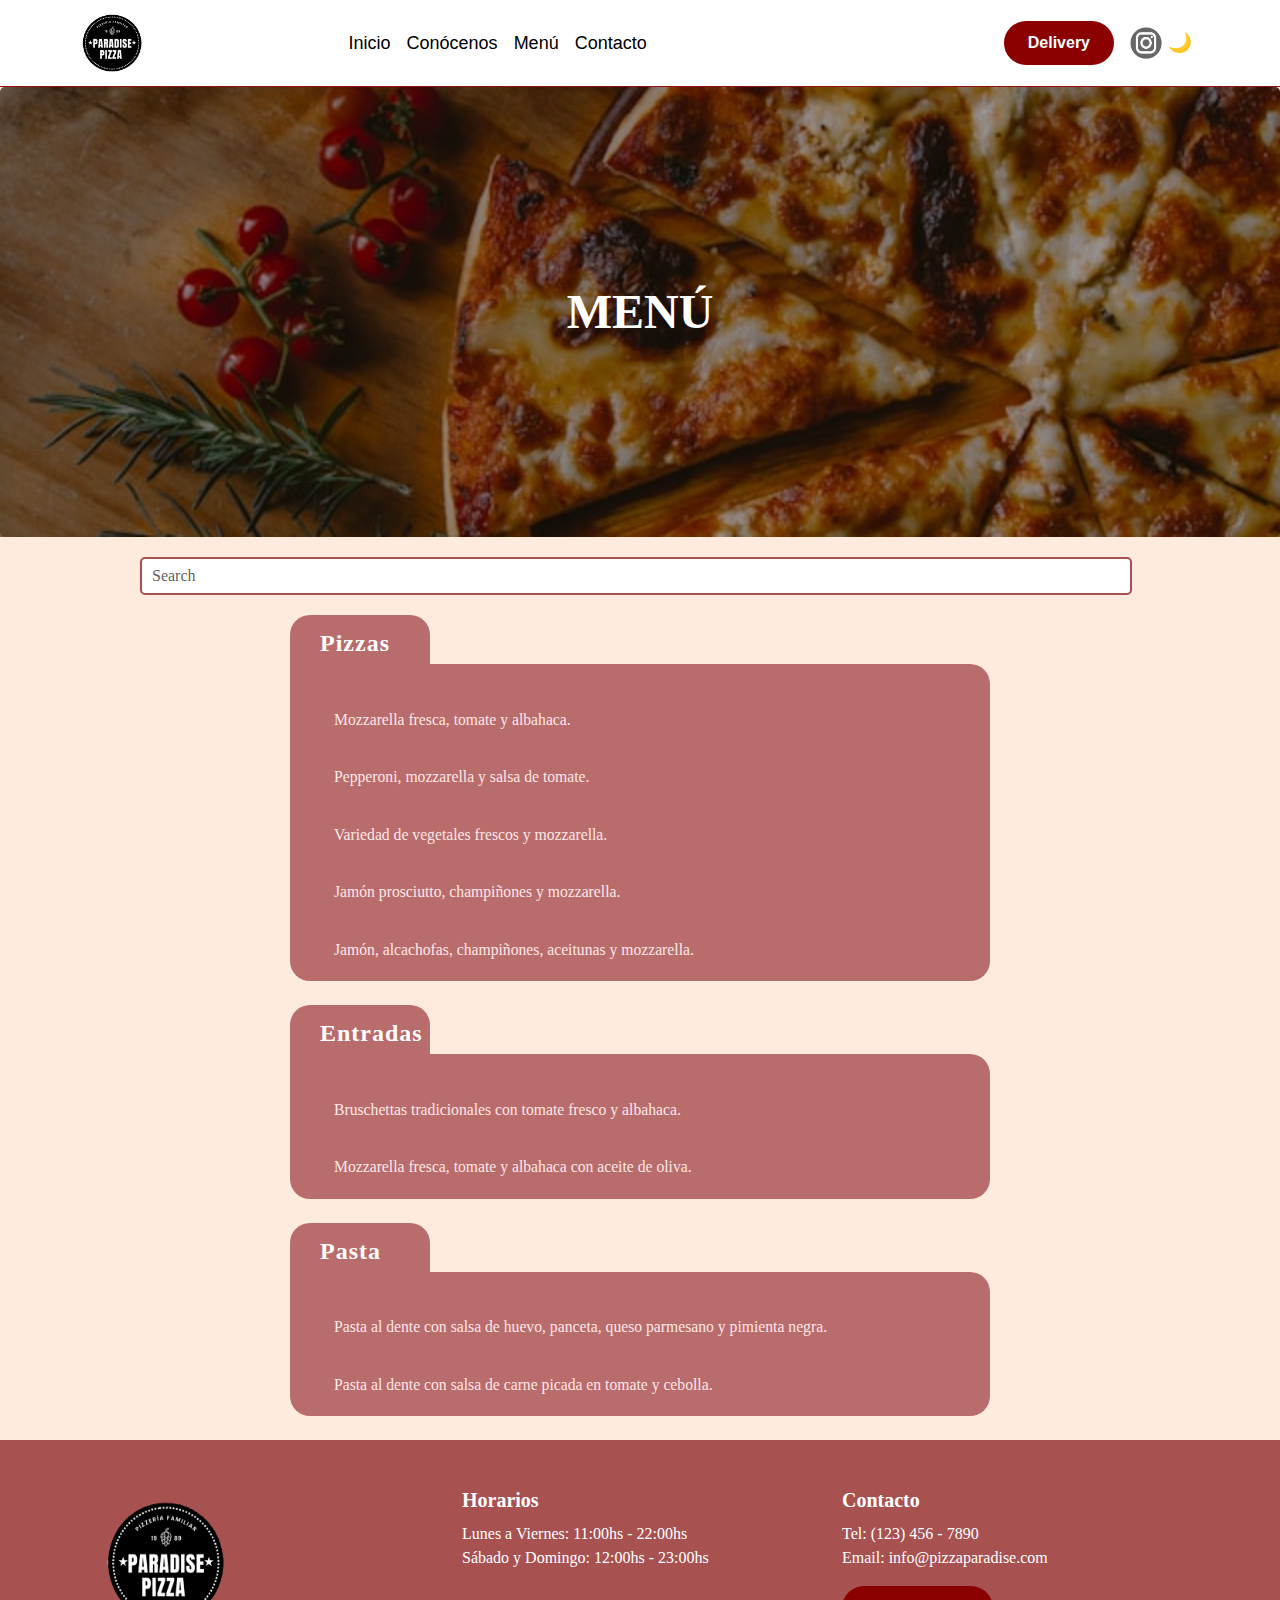
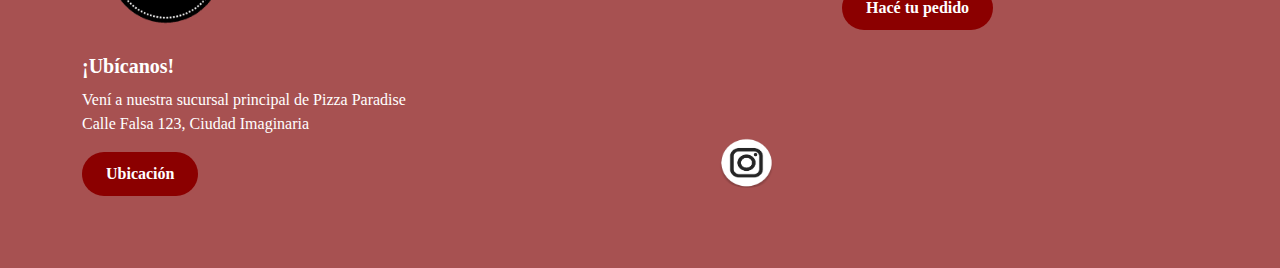
<file: pages/menu.html>
<!DOCTYPE html>
<html lang="es">
<head>
  <meta charset="utf-8">
  <meta name="viewport" content="width=device-width, initial-scale=1">
  <title>Trabajo Práctico | Menu</title>

  <!-- Google Fonts -->
  <link href="https://fonts.googleapis.com/css2?family=Poppins:wght@400;600;700&display=swap" rel="stylesheet">

  <!-- Bootstrap CSS -->
  <link href="https://cdn.jsdelivr.net/npm/bootstrap@5.3.7/dist/css/bootstrap.min.css" rel="stylesheet">

  <!-- Tu CSS -->
  <link rel="stylesheet" href="/assets/sass/styleMenu.css">
</head>
<body>

  <!-- NAV -->
  <nav class="navbar navbar-expand-lg bg-body-tertiary">
    <div class="container">
      <a class="navbar-brand d-flex align-items-center" href="#">
        <img src="/assets/logo/logo.png" alt="Logo Paradise Pizza" width="60" height="60" class="me-2">
        <span class="fw-bold d-none d-lg-inline"></span>
      </a>

      <button class="navbar-toggler" type="button" data-bs-toggle="collapse" data-bs-target="#navbarNav"
              aria-controls="navbarNav" aria-expanded="false" aria-label="Alternar navegación">
        <span class="navbar-toggler-icon"></span>
      </button>

      <div class="collapse navbar-collapse" id="navbarNav">
        <ul class="navbar-nav mx-auto">
          <li class="nav-item"><a class="nav-link" href="/index.html">Inicio</a></li>
          <li class="nav-item"><a class="nav-link" href="/pages/conocenos.html">Conócenos</a></li>
          <li class="nav-item"><a class="nav-link active" href="/pages/menu.html">Menú</a></li>
          <li class="nav-item"><a class="nav-link" href="/pages/contacto.html">Contacto</a></li>
          </ul>

        <div class="d-flex align-items-center ms-auto">
          <a href="/pages/delivery.html" class="btn btn-delivery me-3">Delivery</a>
          <a href="/pages/delivery.html" class="icon-link" aria-label="Instagram"><img src="/assets/redes/ig-navbar.png" alt="Instagram Paradise Pizza" width="32" height="32"></a>
          <button id="darkModeBtn" class="btn-toggle">🌙</button>
        </div>
      </div>
    </div>
  </nav>
  <main>
    
    <!-- HERO -->
    <section class="hero">
      <div class="card position-relative border-0">
        <img src="/assets/img/ivan-torres-MQUqbmszGGM-unsplash.jpg" class="card-img-top" alt="Pizza con queso fundido" loading="lazy">
        <div class="card-img-overlay hero-overlay d-flex flex-column justify-content-center align-items-center text-center">
          <h1 class="hero-title">MENÚ</h1>
        </div>
      </div>
    </section>
    <form class="d-flex" role="search">
        <input class="form-control me-2" type="search" placeholder="Search" aria-label="Search"/>
      </form>

<!--CARDS-->
  <section>
    <div class="menu-section">
        <h2 class="section-title">Pizzas</h2>
        <div class="menu-box">
            <ol>
                <li>
                    Pizza Margarita - $10.99
                    <div class="desc">Mozzarella fresca, tomate y albahaca.</div>
                </li>
                <li>
                    Pizza Pepperoni - $12.99
                    <div class="desc">Pepperoni, mozzarella y salsa de tomate.</div>
                </li>
                <li>
                    Pizza Vegetariana - $11.99
                    <div class="desc">Variedad de vegetales frescos y mozzarella.</div>
                </li>
                <li>
                    Pizza Prosciutto e Funghi - $13.99
                    <div class="desc">Jamón prosciutto, champiñones y mozzarella.</div>
                </li>
                <li>
                    Pizza Quattro Stagioni - $14.99
                    <div class="desc">Jamón, alcachofas, champiñones, aceitunas y mozzarella.</div>
                </li>
            </ol>
        </div>

        <h2 class="section-title">Entradas</h2>
        <div class="menu-box">
            <ol>
                <li>
                    Bruschettas - $5.99
                    <div class="desc">Bruschettas tradicionales con tomate fresco y albahaca.</div>
                </li>
                <li>
                    Ensalada Caprese - $7.99
                    <div class="desc">Mozzarella fresca, tomate y albahaca con aceite de oliva.</div>
                </li>
            </ol>
        </div>

        <h2 class="section-title">Pasta</h2>
        <div class="menu-box">
            <ol>
                <li>
                    Pasta Carbonara - $13.99
                    <div class="desc">Pasta al dente con salsa de huevo, panceta, queso parmesano y pimienta negra.</div>
                </li>
                <li>
                    Pasta Bolognesa - $12.99
                    <div class="desc">Pasta al dente con salsa de carne picada en tomate y cebolla.</div>
                </li>
            </ol>
        </div>
    </div>

  </section>

  <!-- FOOTER -->
  <footer class="footer">
    <div class="container">
      <div class="row text-center text-md-start align-items-start">
        <div class="col-md-4 mb-4">
          <img src="/assets/logo/logo2.png" alt="Logo Paradise Pizza" width="170" height="150" class="mb-3">
          <h5>¡Ubícanos!</h5>
          <p>Vení a nuestra sucursal principal de Pizza Paradise<br>Calle Falsa 123, Ciudad Imaginaria</p>
          <button type="button" class="btn btn-footer">Ubicación</button>
        </div>

        <div class="col-md-4 mb-4">
          <h5>Horarios</h5>
          <p>Lunes a Viernes: 11:00hs - 22:00hs<br>Sábado y Domingo: 12:00hs - 23:00hs</p>
        </div>

        <div class="col-md-4 mb-4">
          <h5>Contacto</h5>
          <p>Tel: (123) 456 - 7890<br>Email: info@pizzaparadise.com</p>
          <button type="button" class="btn btn-footer">Hacé tu pedido</button>
        </div>
      </div>
    </div>
    <a href="https://www.instagram.com" target="_blank" class="social-btn">
      <img src="/assets/redes/ig-footer.png" alt="Instagram">
    </a>

  </footer>

  <!-- Bootstrap JS-->
  <script src="https://cdn.jsdelivr.net/npm/bootstrap@5.3.7/dist/js/bootstrap.bundle.min.js"></script>
  <!--MODO OSCURO-->
  <script>
  const btn = document.getElementById('darkModeBtn');
  const body = document.body;
  if (localStorage.getItem('theme') === 'dark') {
    body.classList.add('dark-mode');
  }
  btn.onclick = function() {
    body.classList.toggle('dark-mode');
    if (body.classList.contains('dark-mode')) {
      localStorage.setItem('theme', 'dark');
    } else {
      localStorage.setItem('theme', 'light');
    }
  }
</script>

</body>
</html>
</file>
<file: assets/sass/style.css>
body {
  background-color: #ffebdd;
  color: #000;
}
body .navbar {
  background: #fff !important;
}
body .navbar .nav-link {
  color: #000 !important;
}
body .navbar .nav-link:hover {
  color: #a75151;
}
body .btn-toggle {
  background: none;
  border: none;
  box-shadow: none;
  cursor: pointer;
  font-size: 1.2rem;
  transition: color 0.3s ease;
  color: #000;
}
body .btn-toggle:hover {
  color: #a75151;
}
body .footer {
  background: #a75151;
  color: #fff;
}
body .footer p {
  color: #fff;
}

html body.dark-mode {
  background-color: #444 !important;
  color: #fff !important;
}
html body.dark-mode .service-card .service-desc {
  background-color: #444;
}
html body.dark-mode h1.hero-title {
  color: #222;
}
html body.dark-mode .form-label {
  color: #ffebdd;
}
html body.dark-mode .form-label .form-control {
  background-color: #222;
  color: #ffebdd;
  border: 1px solid #444;
}
html body.dark-mode .form-label .form-control::-moz-placeholder {
  color: #aaa;
}
html body.dark-mode .form-label .form-control::placeholder {
  color: #aaa;
}
html body.dark-mode .form-label .form-control::-moz-placeholder body.dark-mode .btn {
  border-color: transparent;
}
html body.dark-mode .form-label .form-control::placeholder body.dark-mode .btn {
  border-color: transparent;
}
html body.dark-mode .form-label .form-control::-moz-placeholder body.dark-mode .btn-success {
  background-color: #2e7d32;
}
html body.dark-mode .form-label .form-control::placeholder body.dark-mode .btn-success {
  background-color: #2e7d32;
}
html body.dark-mode .form-label .form-control::-moz-placeholder body.dark-mode .btn-danger {
  background-color: #c62828;
}
html body.dark-mode .form-label .form-control::placeholder body.dark-mode .btn-danger {
  background-color: #c62828;
}
html body.dark-mode .cards {
  background-color: #444;
}
html body.dark-mode .cards .card {
  background-color: #444;
}
html body.dark-mode .cards .card p {
  color: #fff;
}
html body.dark-mode .hero-title {
  color: #ffebdd;
}
html body.dark-mode .navbar {
  background: #222 !important;
  border-bottom: 1px solid #444;
}
html body.dark-mode .navbar .nav-link {
  color: #ffebdd !important;
}
html body.dark-mode .navbar .nav-link:hover {
  color: #ff6666 !important;
}
html body.dark-mode body.dark-mode .btn-toggle {
  color: #eee;
}
html body.dark-mode body.dark-mode .btn-toggle:hover {
  color: #ccc;
}
html body.dark-mode .footer {
  background: #222;
  color: #ffebdd;
}
html body.dark-mode .footer p {
  color: #ffebdd;
}

body {
  font-family: "Times New Roman", Times, serif;
  background: #ffebdd;
  color: #000;
  margin: 0;
}

/* ==============================
   NAVBAR
============================== */
.navbar {
  background: #fff !important;
  border-bottom: 1px solid #9e0d0d;
  font-family: Arial, Helvetica, sans-serif;
  font-size: large;
}
.navbar .nav-link {
  color: #000 !important;
  font-weight: 500;
}
.navbar .nav-link:hover {
  color: #a75151 !important;
}

/* ==============================
   BOTONES
============================== */
.btn {
  border-radius: 25px;
  padding: 10px 24px;
  font-weight: 600;
  background-color: #8B0000;
}
.btn-delivery {
  background: #8B0000;
  color: #fff;
  border: none;
  padding: 8px 16px;
  border-radius: 24px;
  font-weight: 700;
}
.btn-delivery:hover {
  background: #7a3a3a;
  color: #fff;
}
.btn-cta {
  background: #8B0000;
  color: #fff;
  border: none;
  padding: 10px 22px;
  border-radius: 24px;
  font-weight: 700;
  text-decoration: none;
  display: inline-block;
}
.btn-cta:hover {
  background: #7a3a3a;
  color: #fff;
}
.btn-footer {
  background: #8B0000;
  color: #fff;
  border: none;
  padding: 8px 16px;
  border-radius: 24px;
  font-weight: 700;
  text-decoration: none;
  display: inline-block;
}
.btn-footer:hover {
  background: #f5f5f5;
  color: #7a3a3a;
}

/* ==============================
   HERO
============================== */
.card.position-relative {
  border: 0;
}

.card-img-top {
  height: 450px;
  -o-object-fit: cover;
     object-fit: cover;
  display: block;
  filter: brightness(0.65);
}

.hero-overlay {
  position: absolute;
  inset: 0;
  display: flex;
  flex-direction: column;
  justify-content: center;
  align-items: center;
  text-align: center;
  padding: 20px;
  color: #fff;
}

.hero-title {
  font-size: 2.4rem;
  font-weight: 700;
  letter-spacing: 2px;
  text-shadow: 2px 2px 8px rgba(0, 0, 0, 0.55);
  margin: 0;
}

.hero-sub {
  margin-top: 8px;
  font-size: 1.05rem;
  text-shadow: 1px 1px 6px rgba(0, 0, 0, 0.45);
}

/* ==============================
   INFO
============================== */
.info {
  font-size: 1.25rem;
}
.info a img {
  width: 64px;
  height: auto;
}

/* ==============================
   SERVICES
============================== */
.service-card img {
  width: 100%;
  height: auto;
  max-height: 250px;
  -o-object-fit: cover;
     object-fit: cover;
  border-radius: 16px;
  margin-bottom: 16px;
}

.services-container {
  display: flex;
  gap: 20px;
  align-items: stretch;
  flex-wrap: wrap;
}

.service-card {
  flex: 1 1 320px;
  display: flex;
  flex-direction: column;
}

.service-card .service-desc {
  background: #ffebdd;
  border: none;
  border-radius: 12px;
  box-shadow: none;
  padding: 12px;
  flex: 1;
  display: flex;
  flex-direction: column;
  align-items: center;
  text-align: center;
  justify-content: space-between;
}

/* ==============================
   FOOTER
============================== */
.footer {
  background: #a75151;
  color: #fff;
  padding: 48px 20px;
  position: relative;
}
.footer h5 {
  font-weight: 700;
  margin-bottom: 10px;
}
.footer p {
  color: #fff;
}
.footer .social-btn {
  position: absolute;
  bottom: 80px;
  right: 500px;
}
.footer .social-btn img {
  width: 65px;
  height: 50px;
  border-radius: 50%;
  transition: transform 0.2s;
}
.footer .social-btn img:hover {
  transform: scale(1.2);
}

/* ==============================
   RESPONSIVE
============================== */
@media (max-width: 720px) {
  .card-img-top {
    height: 320px;
  }
  .hero-title {
    font-size: 1.6rem;
  }
  .thumb {
    width: 72px;
    height: 72px;
  }
  .services-container {
    flex-direction: column;
    gap: 16px;
  }
  .service-card {
    width: 100%;
  }
  .service-card img {
    max-height: 300px;
  }
}/*# sourceMappingURL=style.css.map */
</file>
<file: assets/sass/styleConoc.css>
body {
  background-color: #ffebdd;
  color: #000;
}
body .navbar {
  background: #fff !important;
}
body .navbar .nav-link {
  color: #000 !important;
}
body .navbar .nav-link:hover {
  color: #a75151;
}
body .btn-toggle {
  background: none;
  border: none;
  box-shadow: none;
  cursor: pointer;
  font-size: 1.2rem;
  transition: color 0.3s ease;
  color: #000;
}
body .btn-toggle:hover {
  color: #a75151;
}
body .footer {
  background: #a75151;
  color: #fff;
}
body .footer p {
  color: #fff;
}

html body.dark-mode {
  background-color: #444 !important;
  color: #fff !important;
}
html body.dark-mode .service-card .service-desc {
  background-color: #444;
}
html body.dark-mode h1.hero-title {
  color: #222;
}
html body.dark-mode .form-label {
  color: #ffebdd;
}
html body.dark-mode .form-label .form-control {
  background-color: #222;
  color: #ffebdd;
  border: 1px solid #444;
}
html body.dark-mode .form-label .form-control::-moz-placeholder {
  color: #aaa;
}
html body.dark-mode .form-label .form-control::placeholder {
  color: #aaa;
}
html body.dark-mode .form-label .form-control::-moz-placeholder body.dark-mode .btn {
  border-color: transparent;
}
html body.dark-mode .form-label .form-control::placeholder body.dark-mode .btn {
  border-color: transparent;
}
html body.dark-mode .form-label .form-control::-moz-placeholder body.dark-mode .btn-success {
  background-color: #2e7d32;
}
html body.dark-mode .form-label .form-control::placeholder body.dark-mode .btn-success {
  background-color: #2e7d32;
}
html body.dark-mode .form-label .form-control::-moz-placeholder body.dark-mode .btn-danger {
  background-color: #c62828;
}
html body.dark-mode .form-label .form-control::placeholder body.dark-mode .btn-danger {
  background-color: #c62828;
}
html body.dark-mode .cards {
  background-color: #444;
}
html body.dark-mode .cards .card {
  background-color: #444;
}
html body.dark-mode .cards .card p {
  color: #fff;
}
html body.dark-mode .hero-title {
  color: #ffebdd;
}
html body.dark-mode .navbar {
  background: #222 !important;
  border-bottom: 1px solid #444;
}
html body.dark-mode .navbar .nav-link {
  color: #ffebdd !important;
}
html body.dark-mode .navbar .nav-link:hover {
  color: #ff6666 !important;
}
html body.dark-mode body.dark-mode .btn-toggle {
  color: #eee;
}
html body.dark-mode body.dark-mode .btn-toggle:hover {
  color: #ccc;
}
html body.dark-mode .footer {
  background: #222;
  color: #ffebdd;
}
html body.dark-mode .footer p {
  color: #ffebdd;
}

body {
  font-family: "Times New Roman", Times, serif;
  background-color: #ffebdd;
  color: #fff;
  margin: 0;
}

.navbar {
  background: #fff !important;
  border-bottom: 1px solid #9e0d0d;
  font-family: Arial, Helvetica, sans-serif;
  font-size: large;
}
.navbar .nav-link {
  color: #000 !important;
  font-weight: 500;
}
.navbar .nav-link:hover {
  color: #a75151 !important;
}

.btn-delivery {
  background: #a75151;
  color: #fff;
  border: none;
  padding: 8px 16px;
  border-radius: 24px;
  font-weight: 700;
}
.btn-delivery:hover {
  background: #7a3a3a;
  color: #000;
}

.btn-cta {
  background: #a75151;
  color: #000;
  border: none;
  padding: 10px 22px;
  border-radius: 24px;
  font-weight: 700;
  text-decoration: none;
  display: inline-block;
}
.btn-cta:hover {
  background: #7a3a3a;
}

.btn-footer {
  background: #000;
  color: #000;
  border: none;
  padding: 8px 16px;
  border-radius: 6px;
  font-weight: 700;
}
.btn-footer:hover {
  background: rgb(25.5, 25.5, 25.5);
  color: #7a3a3a;
}

.btn {
  border-radius: 25px;
  padding: 10px 24px;
  font-weight: 600;
  background-color: #8B0000;
}

.hero img {
  height: 450px;
  -o-object-fit: cover;
     object-fit: cover;
}
.hero .hero-overlay {
  background: rgba(0, 0, 0, 0.4);
}
.hero .hero-title {
  font-size: 3rem;
  font-weight: 700;
  color: #fff;
  padding-bottom: 8px;
}

.cards {
  display: flex;
  flex-direction: column;
  align-items: center;
  gap: 2rem;
  padding: 5rem 2rem;
  width: 100%;
  background-color: #ffebdd;
  box-sizing: border-box;
}
.cards .card {
  width: 100%;
  max-width: 900px;
  border: none;
  background-color: #ffebdd;
}
.cards .card .card-img {
  width: 100%;
  max-width: 250px;
  height: 150px;
  -o-object-fit: cover;
     object-fit: cover;
  border-radius: 25px;
  margin-bottom: 1rem;
}
.cards .card .card-title-overlay {
  font-weight: 700;
  color: #fff;
  background-color: #7a3a3a;
  padding: 0.4rem 0.8rem;
  border-radius: 0.5rem;
  margin-bottom: 0.5rem;
  text-align: center;
}
.cards .card .card-text {
  font-size: 0.95rem;
  color: #000;
  line-height: 1.5;
  text-align: justify;
}

.footer {
  background: #a75151;
  color: #fff;
  padding: 48px 20px;
  position: relative;
}
.footer h5 {
  font-weight: 700;
  margin-bottom: 10px;
}
.footer p {
  color: #fff;
}
.footer .btn-footer {
  background: #8B0000;
  color: #fff;
  border: none;
  padding: 8px 16px;
  border-radius: 24px;
  font-weight: 700;
}
.footer .btn-footer:hover {
  background: #7a3a3a;
  color: #000;
}
.footer .social-btn {
  position: absolute;
  bottom: 80px;
  right: 500px;
}
.footer .social-btn img {
  width: 65px;
  height: 50px;
  border-radius: 50%;
  transition: transform 0.2s;
}
.footer .social-btn img:hover {
  transform: scale(1.2);
}/*# sourceMappingURL=styleConoc.css.map */
</file>
<file: assets/sass/styleContac.css>
body {
  background-color: #ffebdd;
  color: #000;
}
body .navbar {
  background: #fff !important;
}
body .navbar .nav-link {
  color: #000 !important;
}
body .navbar .nav-link:hover {
  color: #a75151;
}
body .btn-toggle {
  background: none;
  border: none;
  box-shadow: none;
  cursor: pointer;
  font-size: 1.2rem;
  transition: color 0.3s ease;
  color: #000;
}
body .btn-toggle:hover {
  color: #a75151;
}
body .footer {
  background: #a75151;
  color: #fff;
}
body .footer p {
  color: #fff;
}

html body.dark-mode {
  background-color: #444 !important;
  color: #fff !important;
}
html body.dark-mode .service-card .service-desc {
  background-color: #444;
}
html body.dark-mode h1.hero-title {
  color: #222;
}
html body.dark-mode .form-label {
  color: #ffebdd;
}
html body.dark-mode .form-label .form-control {
  background-color: #222;
  color: #ffebdd;
  border: 1px solid #444;
}
html body.dark-mode .form-label .form-control::-moz-placeholder {
  color: #aaa;
}
html body.dark-mode .form-label .form-control::placeholder {
  color: #aaa;
}
html body.dark-mode .form-label .form-control::-moz-placeholder body.dark-mode .btn {
  border-color: transparent;
}
html body.dark-mode .form-label .form-control::placeholder body.dark-mode .btn {
  border-color: transparent;
}
html body.dark-mode .form-label .form-control::-moz-placeholder body.dark-mode .btn-success {
  background-color: #2e7d32;
}
html body.dark-mode .form-label .form-control::placeholder body.dark-mode .btn-success {
  background-color: #2e7d32;
}
html body.dark-mode .form-label .form-control::-moz-placeholder body.dark-mode .btn-danger {
  background-color: #c62828;
}
html body.dark-mode .form-label .form-control::placeholder body.dark-mode .btn-danger {
  background-color: #c62828;
}
html body.dark-mode .cards {
  background-color: #444;
}
html body.dark-mode .cards .card {
  background-color: #444;
}
html body.dark-mode .cards .card p {
  color: #fff;
}
html body.dark-mode .hero-title {
  color: #ffebdd;
}
html body.dark-mode .navbar {
  background: #222 !important;
  border-bottom: 1px solid #444;
}
html body.dark-mode .navbar .nav-link {
  color: #ffebdd !important;
}
html body.dark-mode .navbar .nav-link:hover {
  color: #ff6666 !important;
}
html body.dark-mode body.dark-mode .btn-toggle {
  color: #eee;
}
html body.dark-mode body.dark-mode .btn-toggle:hover {
  color: #ccc;
}
html body.dark-mode .footer {
  background: #222;
  color: #ffebdd;
}
html body.dark-mode .footer p {
  color: #ffebdd;
}

body {
  font-family: "Times New Roman", Times, serif;
  color: #000;
  background-color: #ffebdd;
  margin: 0;
}

.navbar {
  background: #fff !important;
  border-bottom: 1px solid #9e0d0d;
  font-family: Arial, Helvetica, sans-serif;
  font-size: large;
}
.navbar .nav-link {
  color: #000 !important;
  font-weight: 500;
}
.navbar .nav-link:hover {
  color: #a75151 !important;
}

.btn-delivery {
  background: #8B0000;
  color: #fff;
  border: none;
  padding: 8px 16px;
  border-radius: 24px;
  font-weight: 700;
}
.btn-delivery:hover {
  background-color: #7a3a3a;
  color: #fff;
}

.btn-footer {
  background: #8B0000;
  color: #fff;
  border: none;
  padding: 8px 16px;
  border-radius: 24px;
  font-weight: 700;
}
.btn-footer:hover {
  background: #fff;
  color: #a75151;
}

.hero img {
  height: 450px;
  -o-object-fit: cover;
     object-fit: cover;
}
.hero .hero-overlay {
  background: rgba(0, 0, 0, 0.4);
}
.hero .hero-title {
  font-size: 3rem;
  font-weight: 700;
  color: #fff;
  padding-bottom: 8px;
}

.hablemos {
  text-align: center;
  padding: 50px 20px 20px;
}
.hablemos h2 {
  font-size: 2rem;
  font-weight: 700;
  margin-bottom: 10px;
  color: #000;
}
.hablemos p {
  color: #000;
  max-width: 600px;
  margin: 0 auto;
}
.hablemos .contact-icon {
  width: 50%;
  height: 50px;
  margin-bottom: 15px;
  display: block;
}

.cards {
  display: flex;
  flex-direction: column;
  align-items: flex-start;
  gap: 30px;
  max-width: 600px;
  margin: 0 auto;
  padding: 40px 20px;
  background-color: #ffebdd;
  border-radius: 10px;
}
.cards .card {
  display: flex;
  align-items: center;
  gap: 20px;
  background-color: transparent;
  border: none;
  width: 100%;
}
.cards .card img {
  width: 100px;
  height: 100px;
  -o-object-fit: contain;
     object-fit: contain;
  border-radius: 50%;
}
.cards .card h5 {
  font-weight: 600;
  color: #8B0000;
  margin: 0 0 5px 0;
  font-size: 1.1rem;
}
.cards .card p {
  margin: 0;
  font-size: 0.95rem;
  color: #444;
  line-height: 1.4;
}

.footer {
  background: #a75151;
  color: #fff;
  padding: 48px 20px;
  position: relative;
}
.footer h5 {
  font-weight: 700;
  margin-bottom: 10px;
}
.footer p {
  color: #fff;
}
.footer .social-btn {
  position: absolute;
  bottom: 80px;
  right: 500px;
}
.footer .social-btn img {
  width: 65px;
  height: 50px;
  border-radius: 50%;
  transition: transform 0.2s;
}
.footer .social-btn img:hover {
  transform: scale(1.2);
}/*# sourceMappingURL=styleContac.css.map */
</file>
<file: assets/sass/styleDelivery.css>
body {
  background-color: #ffebdd;
  color: #000;
}
body .navbar {
  background: #fff !important;
}
body .navbar .nav-link {
  color: #000 !important;
}
body .navbar .nav-link:hover {
  color: #a75151;
}
body .btn-toggle {
  background: none;
  border: none;
  box-shadow: none;
  cursor: pointer;
  font-size: 1.2rem;
  transition: color 0.3s ease;
  color: #000;
}
body .btn-toggle:hover {
  color: #a75151;
}
body .footer {
  background: #a75151;
  color: #fff;
}
body .footer p {
  color: #fff;
}

html body.dark-mode {
  background-color: #444 !important;
  color: #fff !important;
}
html body.dark-mode .service-card .service-desc {
  background-color: #444;
}
html body.dark-mode h1.hero-title {
  color: #222;
}
html body.dark-mode .form-label {
  color: #ffebdd;
}
html body.dark-mode .form-label .form-control {
  background-color: #222;
  color: #ffebdd;
  border: 1px solid #444;
}
html body.dark-mode .form-label .form-control::-moz-placeholder {
  color: #aaa;
}
html body.dark-mode .form-label .form-control::placeholder {
  color: #aaa;
}
html body.dark-mode .form-label .form-control::-moz-placeholder body.dark-mode .btn {
  border-color: transparent;
}
html body.dark-mode .form-label .form-control::placeholder body.dark-mode .btn {
  border-color: transparent;
}
html body.dark-mode .form-label .form-control::-moz-placeholder body.dark-mode .btn-success {
  background-color: #2e7d32;
}
html body.dark-mode .form-label .form-control::placeholder body.dark-mode .btn-success {
  background-color: #2e7d32;
}
html body.dark-mode .form-label .form-control::-moz-placeholder body.dark-mode .btn-danger {
  background-color: #c62828;
}
html body.dark-mode .form-label .form-control::placeholder body.dark-mode .btn-danger {
  background-color: #c62828;
}
html body.dark-mode .cards {
  background-color: #444;
}
html body.dark-mode .cards .card {
  background-color: #444;
}
html body.dark-mode .cards .card p {
  color: #fff;
}
html body.dark-mode .hero-title {
  color: #ffebdd;
}
html body.dark-mode .navbar {
  background: #222 !important;
  border-bottom: 1px solid #444;
}
html body.dark-mode .navbar .nav-link {
  color: #ffebdd !important;
}
html body.dark-mode .navbar .nav-link:hover {
  color: #ff6666 !important;
}
html body.dark-mode body.dark-mode .btn-toggle {
  color: #eee;
}
html body.dark-mode body.dark-mode .btn-toggle:hover {
  color: #ccc;
}
html body.dark-mode .footer {
  background: #222;
  color: #ffebdd;
}
html body.dark-mode .footer p {
  color: #ffebdd;
}

body {
  font-family: "Times New Roman", Times, serif;
  color: #000;
  background-color: #ffebdd;
  margin: 0;
}

.navbar {
  background: #fff !important;
  border-bottom: 1px solid #9e0d0d;
  font-family: Arial, Helvetica, sans-serif;
  font-size: large;
}
.navbar .nav-link {
  color: #000 !important;
  font-weight: 500;
}
.navbar .nav-link:hover {
  color: #a75151 !important;
}

.btn-delivery {
  background-color: #8B0000;
  color: #fff;
  border-radius: 25px;
  padding: 8px 20px;
  font-weight: 600;
}
.btn-delivery:hover {
  background-color: #7a3a3a;
  color: #fff;
}

.btn-cta {
  background-color: #b22222;
  color: #fff;
  border-radius: 24px;
  padding: 10px 25px;
  font-weight: 600;
  text-decoration: none;
}
.btn-cta:hover {
  background-color: #ff6666;
  color: #fff;
}

.btn-footer {
  background: #8B0000;
  color: #fff;
  border: none;
  padding: 8px 16px;
  border-radius: 25px;
  font-weight: 700;
}
.btn-footer:hover {
  background: #fff;
  color: #a75151;
}

.hero .card img {
  position: relative;
  height: 450px;
  -o-object-fit: cover;
     object-fit: cover;
  display: block;
  filter: brightness(0.9);
}
.hero .hero-overlay {
  background: rgba(0, 0, 0, 0.3);
  color: #fff;
  height: 100%;
  width: 100%;
}
.hero .hero-title {
  font-size: 3rem;
  font-weight: 700;
  margin: 0;
}
.hero .hero-sub {
  font-size: 1.2rem;
  margin-top: 0.5rem;
}

form {
  justify-content: center;
  width: 100%;
  margin: 2rem auto;
  background-color: #fff;
  padding: 20px;
  border-radius: 24px;
  box-shadow: 0 4px 10px rgba(0, 0, 0, 0.05);
}
form label {
  font-weight: 600;
  display: block;
  text-align: left;
  margin-bottom: 6px;
}
form input, form textarea {
  width: 100%;
  border-radius: 6px;
  border: 1px solid #ccc;
  padding: 8px 12px;
  margin-bottom: 15px;
}
form .btn-success {
  background-color: #28a745;
}
form .btn-danger {
  background-color: #dc3545;
}
form.d-flex.gap-2 {
  justify-content: flex-start;
}

.pedido {
  display: flex;
  flex-direction: column;
  justify-content: center;
  align-items: center;
  min-height: 60vh;
  text-align: center;
}
.pedido form {
  width: 100%;
  max-width: 600px;
  padding: 20px;
  background-color: #fff;
  border-radius: 10px;
  box-shadow: 0 4px 15px rgba(0, 0, 0, 0.1);
}

.footer {
  background: #a75151;
  color: #fff;
  padding: 48px 20px;
  position: relative;
}
.footer h5 {
  font-weight: 700;
  margin-bottom: 10px;
}
.footer p {
  color: #fff;
}
.footer .social-btn {
  position: absolute;
  bottom: 80px;
  right: 500px;
}
.footer .social-btn img {
  width: 65px;
  height: 50px;
  border-radius: 50%;
  transition: transform 0.2s;
}
.footer .social-btn img:hover {
  transform: scale(1.2);
}/*# sourceMappingURL=styleDelivery.css.map */
</file>
<file: assets/sass/styleMenu.css>
body {
  background-color: #ffebdd;
  color: #000;
}
body .navbar {
  background: #fff !important;
}
body .navbar .nav-link {
  color: #000 !important;
}
body .navbar .nav-link:hover {
  color: #a75151;
}
body .btn-toggle {
  background: none;
  border: none;
  box-shadow: none;
  cursor: pointer;
  font-size: 1.2rem;
  transition: color 0.3s ease;
  color: #000;
}
body .btn-toggle:hover {
  color: #a75151;
}
body .footer {
  background: #a75151;
  color: #fff;
}
body .footer p {
  color: #fff;
}

html body.dark-mode {
  background-color: #444 !important;
  color: #fff !important;
}
html body.dark-mode .service-card .service-desc {
  background-color: #444;
}
html body.dark-mode h1.hero-title {
  color: #222;
}
html body.dark-mode .form-label {
  color: #ffebdd;
}
html body.dark-mode .form-label .form-control {
  background-color: #222;
  color: #ffebdd;
  border: 1px solid #444;
}
html body.dark-mode .form-label .form-control::-moz-placeholder {
  color: #aaa;
}
html body.dark-mode .form-label .form-control::placeholder {
  color: #aaa;
}
html body.dark-mode .form-label .form-control::-moz-placeholder body.dark-mode .btn {
  border-color: transparent;
}
html body.dark-mode .form-label .form-control::placeholder body.dark-mode .btn {
  border-color: transparent;
}
html body.dark-mode .form-label .form-control::-moz-placeholder body.dark-mode .btn-success {
  background-color: #2e7d32;
}
html body.dark-mode .form-label .form-control::placeholder body.dark-mode .btn-success {
  background-color: #2e7d32;
}
html body.dark-mode .form-label .form-control::-moz-placeholder body.dark-mode .btn-danger {
  background-color: #c62828;
}
html body.dark-mode .form-label .form-control::placeholder body.dark-mode .btn-danger {
  background-color: #c62828;
}
html body.dark-mode .cards {
  background-color: #444;
}
html body.dark-mode .cards .card {
  background-color: #444;
}
html body.dark-mode .cards .card p {
  color: #fff;
}
html body.dark-mode .hero-title {
  color: #ffebdd;
}
html body.dark-mode .navbar {
  background: #222 !important;
  border-bottom: 1px solid #444;
}
html body.dark-mode .navbar .nav-link {
  color: #ffebdd !important;
}
html body.dark-mode .navbar .nav-link:hover {
  color: #ff6666 !important;
}
html body.dark-mode body.dark-mode .btn-toggle {
  color: #eee;
}
html body.dark-mode body.dark-mode .btn-toggle:hover {
  color: #ccc;
}
html body.dark-mode .footer {
  background: #222;
  color: #ffebdd;
}
html body.dark-mode .footer p {
  color: #ffebdd;
}

body {
  font-family: "Times New Roman", Times, serif;
  background: #ffebdd;
  color: #000;
  margin: 0;
}

.navbar {
  background: #fff !important;
  border-bottom: 1px solid #9e0d0d;
  font-family: Arial, Helvetica, sans-serif;
  font-size: large;
}
.navbar .nav-link {
  color: #000 !important;
  font-weight: 500;
}
.navbar .nav-link:hover {
  color: #a75151 !important;
}

.btn-delivery {
  background: #7a3a3a;
  color: #fff;
  border: none;
  padding: 8px 16px;
  border-radius: 6px;
  font-weight: 700;
}
.btn-delivery:hover {
  background: #7a3a3a;
}

.btn-cta {
  background: #a75151;
  color: #000;
  border: none;
  padding: 10px 22px;
  border-radius: 24px;
  font-weight: 700;
  text-decoration: none;
  display: inline-block;
}
.btn-cta:hover {
  background: #7a3a3a;
}

.btn-footer {
  background: #8B0000;
  color: #fff;
  border: none;
  padding: 8px 16px;
  border-radius: 24px;
  font-weight: 700;
}
.btn-footer:hover {
  background: #ff6666;
  color: #7a3a3a;
}

.btn {
  border-radius: 25px;
  padding: 10px 24px;
  font-weight: 600;
  background-color: #8B0000;
}

.hero .card img {
  position: relative;
  height: 450px;
  -o-object-fit: cover;
     object-fit: cover;
  display: block;
  filter: brightness(0.9);
}
.hero .hero-overlay {
  background: rgba(0, 0, 0, 0.3);
  color: #000;
  height: 100%;
  width: 100%;
}
.hero .hero-title {
  font-size: 3rem;
  font-weight: 700;
  margin: 0;
  color: #fff;
}

form[role=search] {
  margin: 20px auto;
  max-width: 1000px;
}

.menu-section {
  width: 90%;
  max-width: 700px;
  margin: 0 auto 24px auto;
}

.section-title {
  font-size: 1.5rem;
  color: #fff;
  background: #b96c6c;
  margin: 0;
  padding: 14px 24px 6px 30px;
  border-top-left-radius: 20px;
  border-top-right-radius: 20px;
  font-weight: bold;
  letter-spacing: 1px;
  width: 20%;
}

.menu-box {
  background: #b96c6c;
  border-radius: 0 20px 20px 20px;
  padding: 18px 24px 12px 24px;
  color: #b96c6c;
  margin-bottom: 24px;
}
.menu-box ol {
  margin: 0 0 0 18px;
  padding: 0;
}
.menu-box li {
  margin-bottom: 8px;
  font-size: 1.08rem;
}
.menu-box .desc {
  font-size: 0.98rem;
  color: #ffe6e6;
  margin-left: 2px;
}

.card.position-relative {
  border: 0;
}

.card-img-top {
  height: 450px;
  -o-object-fit: cover;
     object-fit: cover;
  display: block;
  filter: brightness(0.65);
}

.hero-overlay {
  position: absolute;
  inset: 0;
  display: flex;
  flex-direction: column;
  justify-content: center;
  align-items: center;
  text-align: center;
  padding: 20px;
  color: #000;
}

form.d-flex .form-control {
  border: 2px solid #a75151;
  border-radius: 5px;
  padding: 5px 10px;
}

.footer {
  background: #a75151;
  color: #fff;
  padding: 48px 20px;
  position: relative;
}
.footer h5 {
  font-weight: 700;
  margin-bottom: 10px;
}
.footer p {
  color: #fff;
}

.social-btn {
  position: absolute;
  bottom: 80px;
  right: 500px;
}
.social-btn img {
  width: 65px;
  height: 50px;
  border-radius: 50%;
  transition: transform 0.2s;
}
.social-btn img:hover {
  transform: scale(1.2);
}/*# sourceMappingURL=styleMenu.css.map */
</file>
